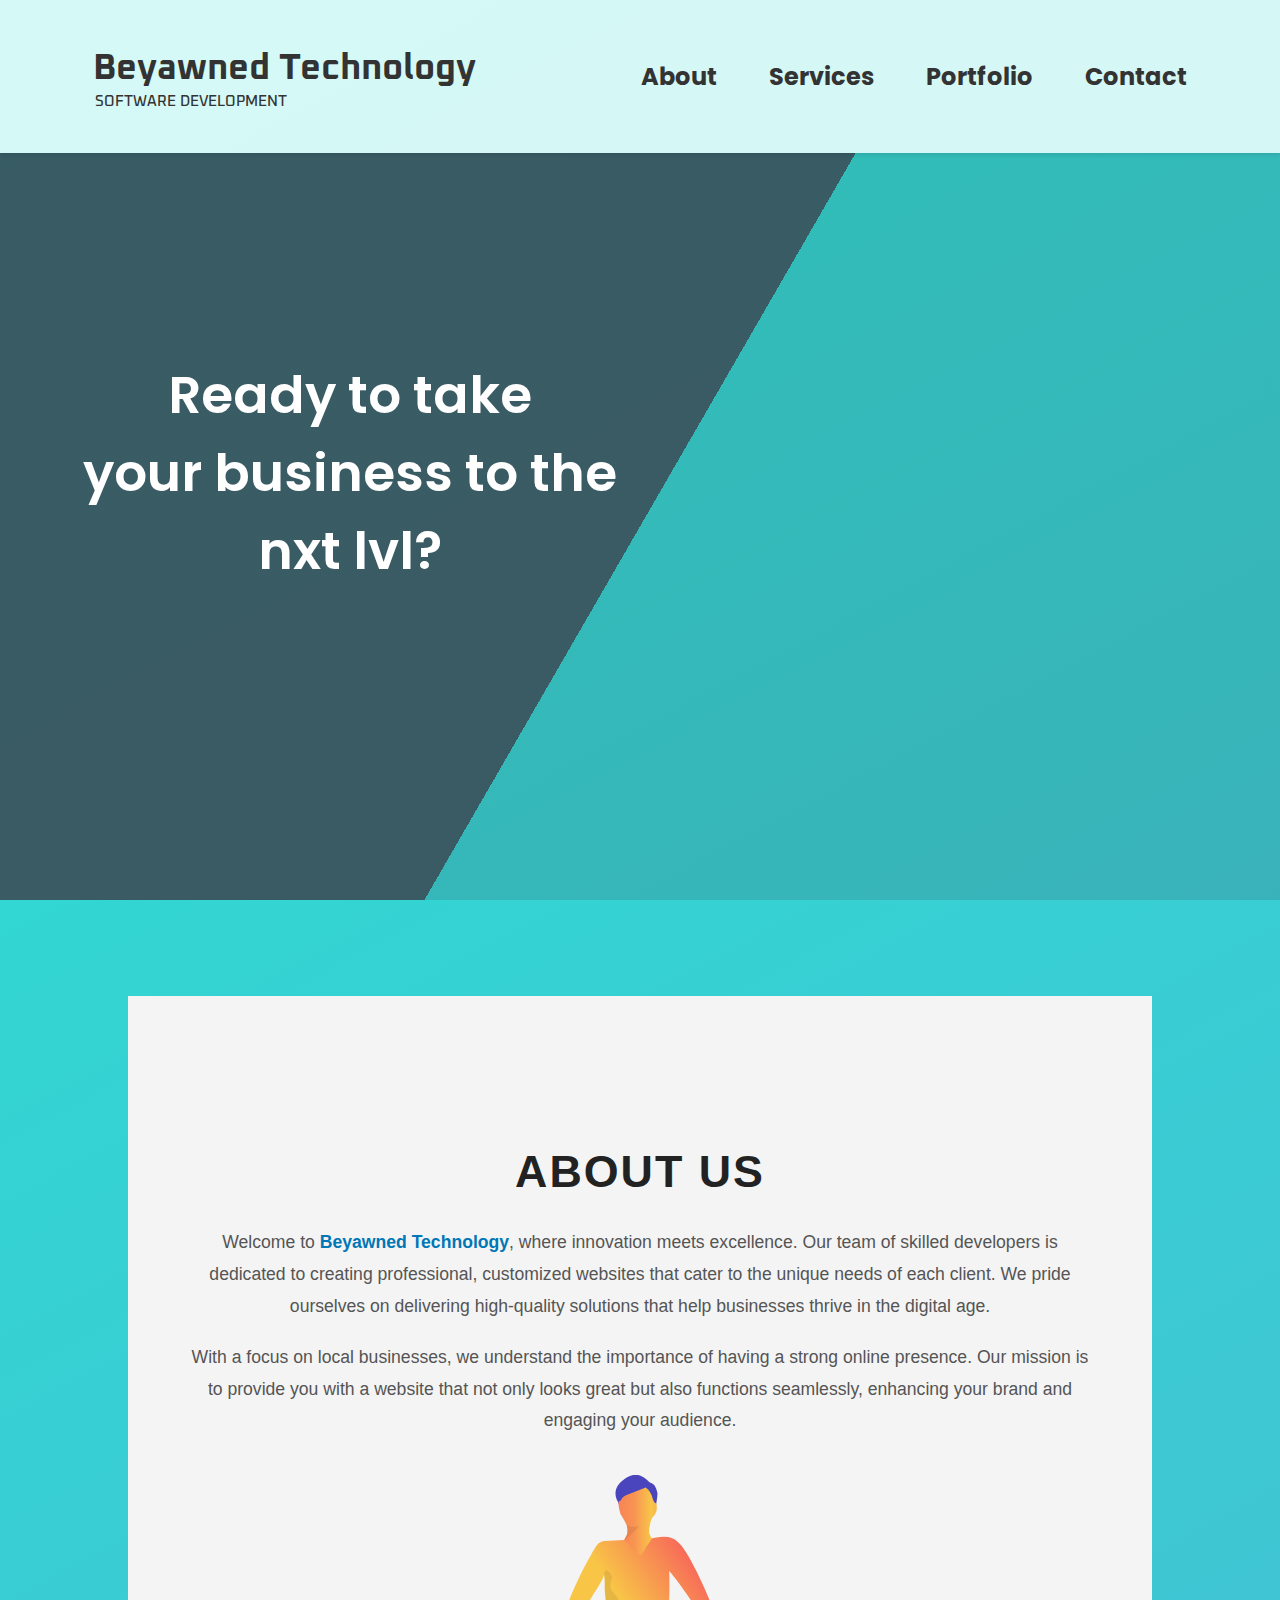
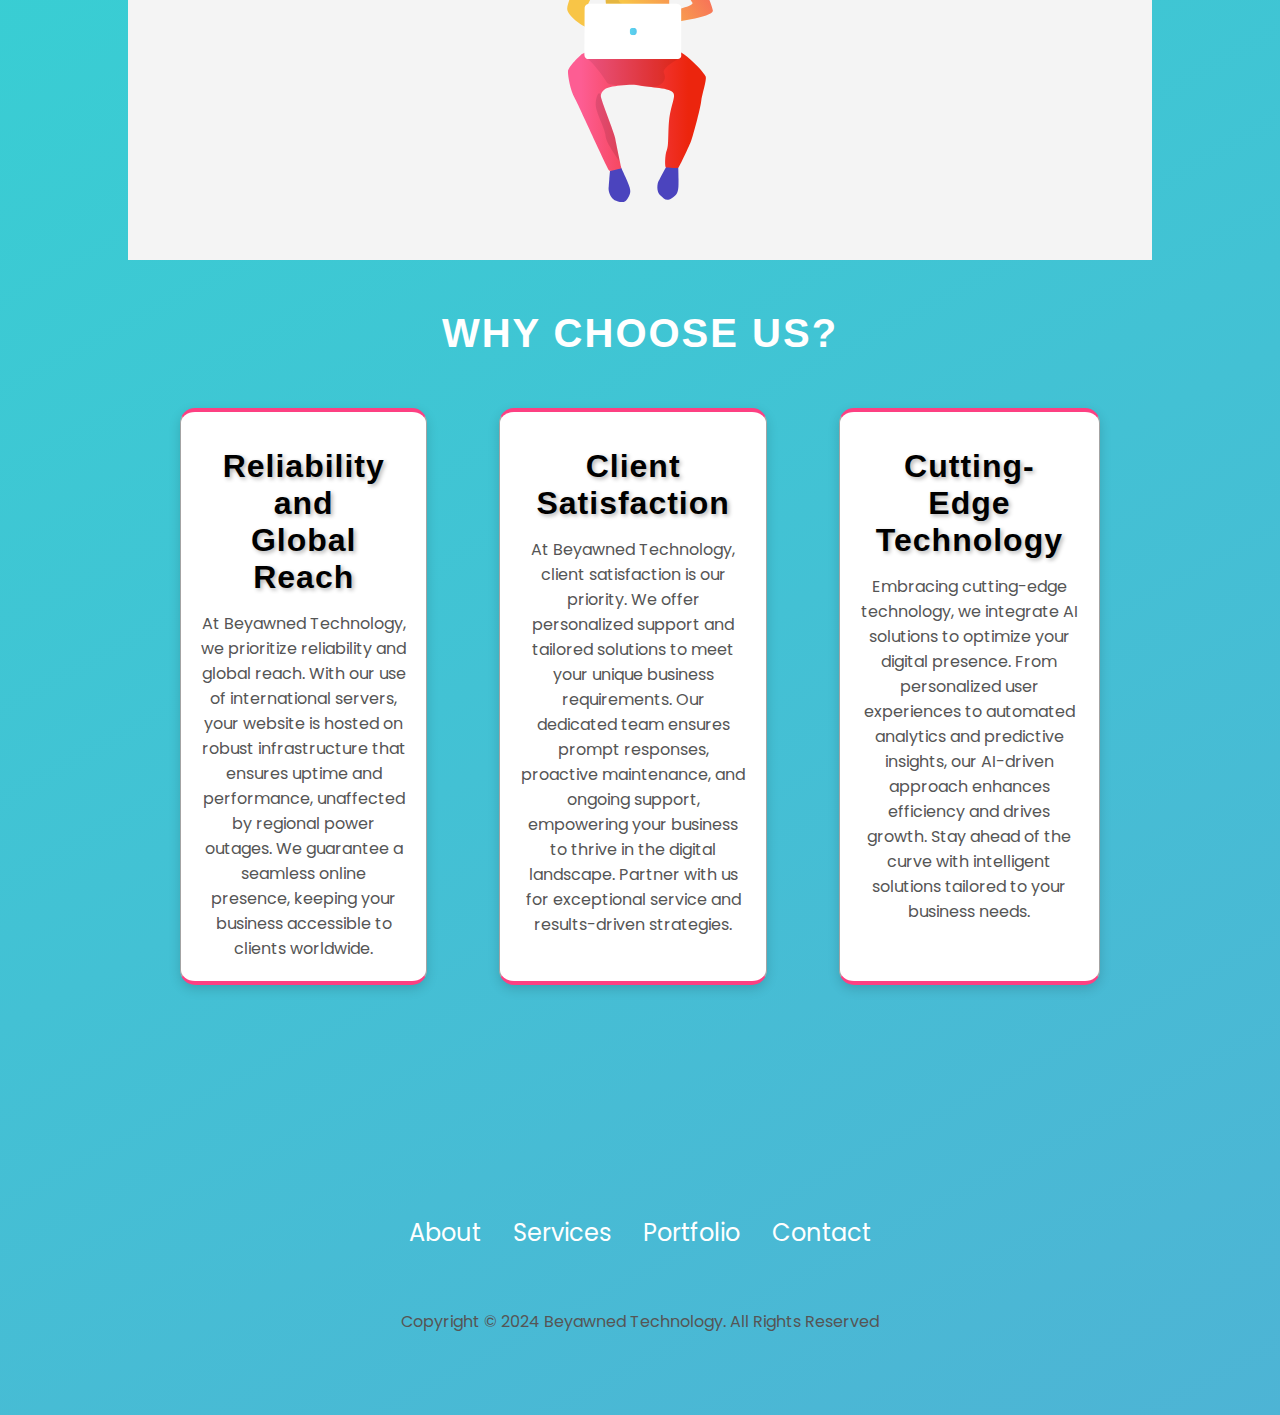
<file: index.html>
<!DOCTYPE html>
<html lang="en">
<head>
    <meta charset="UTF-8">
    <meta name="viewport" content="width=device-width, initial-scale=1.0">
    <title>Beyawned Technology</title>
    <link rel="stylesheet" href="style.css">
    <link rel="stylesheet" href="mediaqueries.css">
    <link rel="stylesheet" href="https://fonts.googleapis.com/css2?family=Oxanium:wght@400;500;700&display=swap">
    <style>
        .area{  
            width: 100%;
            height: 100%;
            z-index: -1;
        }

        .circles{
            position: absolute;
            top: 0;
            left: 0;
            width: 100%;
            height: 335vh;
            overflow: hidden;
            z-index: -1;
        }

        @keyframes animate {
            0%{
                transform: translateY(0) rotate(0deg);
                opacity: 1;
                border-radius: 0;
            }

            100%{
                transform: translateY(-2500px) rotate(720deg);
                opacity: 1;
                border-radius: 50%;
            }
        }
    </style>
</head>
<body>
    <nav id="desktop-nav">
        <div>
            <h1 class="logo" onclick="location.href='./index.html'">Beyawned Technology</h1>
            <p class="sub-logo">SOFTWARE DEVELOPMENT</p>
        </div>
        <div>
            <ul class="nav-links">
                <li><a href="index.html#about-us">About</a></li>
                <li><a href="services.html">Services</a></li>
                <li><a href="portfolio.html">Portfolio</a></li>
                <li><a href="contact.html">Contact</a></li>
            </ul>
        </div>
    </nav>
    <nav id="hamburger-nav">
        <div>
            <h1 class="logo" onclick="location.href='./index.html'">Beyawned Technology</h1>
            <p class="sub-logo">SOFTWARE DEVELOPMENT</p>
        </div>
        <div class="hamburger-menu">
            <div class="hamburger-icon" onclick="toggleMenu()">
                <span></span>
                <span></span>
                <span></span>
            </div>
            <div class="menu-links">
                <li><a href="index.html#about-us" onclick="toggleMenu()">About</a></li>
                <li><a href="services.html" onclick="toggleMenu()">Services</a></li>
                <li><a href="portfolio.html" onclick="toggleMenu()">Portfolio</a></li>
                <li><a href="contact.html" onclick="toggleMenu()">Contact</a></li>
            </div>
        </div>
    </nav>
    <div id="profile"> 
        <div id="homepage-left" class="section__text">
            <!-- <p class="section__text__p1">Hello, I'm</p> -->
            <p class="title_profile">Ready to take<br>your business to the <br>nxt lvl?</p>
            <p class="section__text__p2">Contact us for a free quote</p>
            <div class="btn-container">
                <button class="btn btn-color-2 btn-anmiation" onclick="location.href='./services.html'">Pricing</button>
                <button class="btn btn-color-2 btn-anmiation" onclick="location.href='./contact.html'">Contact</button>
            </div>
            
            
        </div>
        <div id="homepage-right-paragraph" class="homepage-right-paragraph">
            <p>We develop professional websites <br>
                that not only showcase your business but also drives results. 
                Our team of experienced developers and designers 
                are dedicated to creating customized solutions that meet your unique needs.
                <br> Whether you're a small business looking to establish an online presence
                 or a larger corporation seeking to enhance your digital footprint, 
                 we are here to help. With a focus on user experience and cutting-edge technology,
                 we ensure your website not only looks great but also performs exceptionally well. 
            </p>
            <p id="final-paragraph">Partner with us and take your online presence to the next level.</p>
        </div>
        <!-- Sliding Diagonals -->
        <div class="bg"></div>
        <div class="bg bg2"></div>
        <div class="bg bg3"></div>
    </div>
    <section class="about-us" id="about-us">
        <h2>About Us</h2>
        <p>Welcome to <span class="highlight">Beyawned Technology</span>, where innovation meets excellence. Our team of skilled developers is dedicated to creating professional, customized websites that cater to the unique needs of each client. We pride ourselves on delivering high-quality solutions that help businesses thrive in the digital age.</p>
        <p>With a focus on local businesses, we understand the importance of having a strong online presence. Our mission is to provide you with a website that not only looks great but also functions seamlessly, enhancing your brand and engaging your audience.</p>
        <img src="assets/man_working.svg" alt="About Us Image">
    </section>
    <section id="why-choose-us">
        <div class="whole_section">
            <div class="heading">
                <h1 class="title">Why choose us?</h1>
            </div>
            <div class="info-boxes about-containers">
                <div id="info-box1" class="details-container color-container">
                    <h2 class="experience-sub-title project-title">Reliability and Global Reach</h2>
                    <div class="btn-container">
                        <p>At Beyawned Technology, we prioritize reliability and global reach. With our use of international servers, your website is hosted on robust infrastructure that ensures uptime and performance, unaffected by regional power outages. We guarantee a seamless online presence, keeping your business accessible to clients worldwide.
                        </p>
                    </div>
                </div>
                <div id="info-box2" class="details-container color-container">
                    <h2 class="experience-sub-title project-title">Client Satisfaction</h2>
                    <div class="btn-container">
                        <p>At Beyawned Technology, client satisfaction is our priority. We offer personalized support and tailored solutions to meet your unique business requirements. Our dedicated team ensures prompt responses, proactive maintenance, and ongoing support, empowering your business to thrive in the digital landscape. Partner with us for exceptional service and results-driven strategies.
                        </p>
                    </div>
                </div>
                <div id="info-box3" class="details-container color-container">
                    <h2 class="experience-sub-title project-title">Cutting-Edge Technology</h2>
                    <div class="btn-container">
                       <p>Embracing cutting-edge technology, we integrate AI solutions to optimize your digital presence. From personalized user experiences to automated analytics and predictive insights, our AI-driven approach enhances efficiency and drives growth. Stay ahead of the curve with intelligent solutions tailored to your business needs.
                    </p>
                    </div>
                </div>
            </div>
        </div>
        
    </section>

    <div class="area">
        <ul class="circles">
            <li></li>
            <li></li>
            <li></li>
            <li></li>
            <li></li>
            <li></li>
            <li></li>
            <li></li>
            <li></li>
            <li></li>
        </ul>
    </div>

    <footer>
        <!-- Copying from animation.html page to all other pages -->
        <nav>
            <div class="nav-links-container">
                <ul class="nav-links">
                    <li><a href="index.html#about-us">About</a></li>
                    <li><a href="services.html">Services</a></li>
                    <li><a href="portfolio.html">Portfolio</a></li>
                    <li><a href="contact.html">Contact</a></li>
                </ul>
            </div>
        </nav>
        <p>Copyright &#169; 2024 Beyawned Technology. All Rights Reserved</p>
    </footer>

    <script src="script.js"></script>
</body>
</html>
</file>
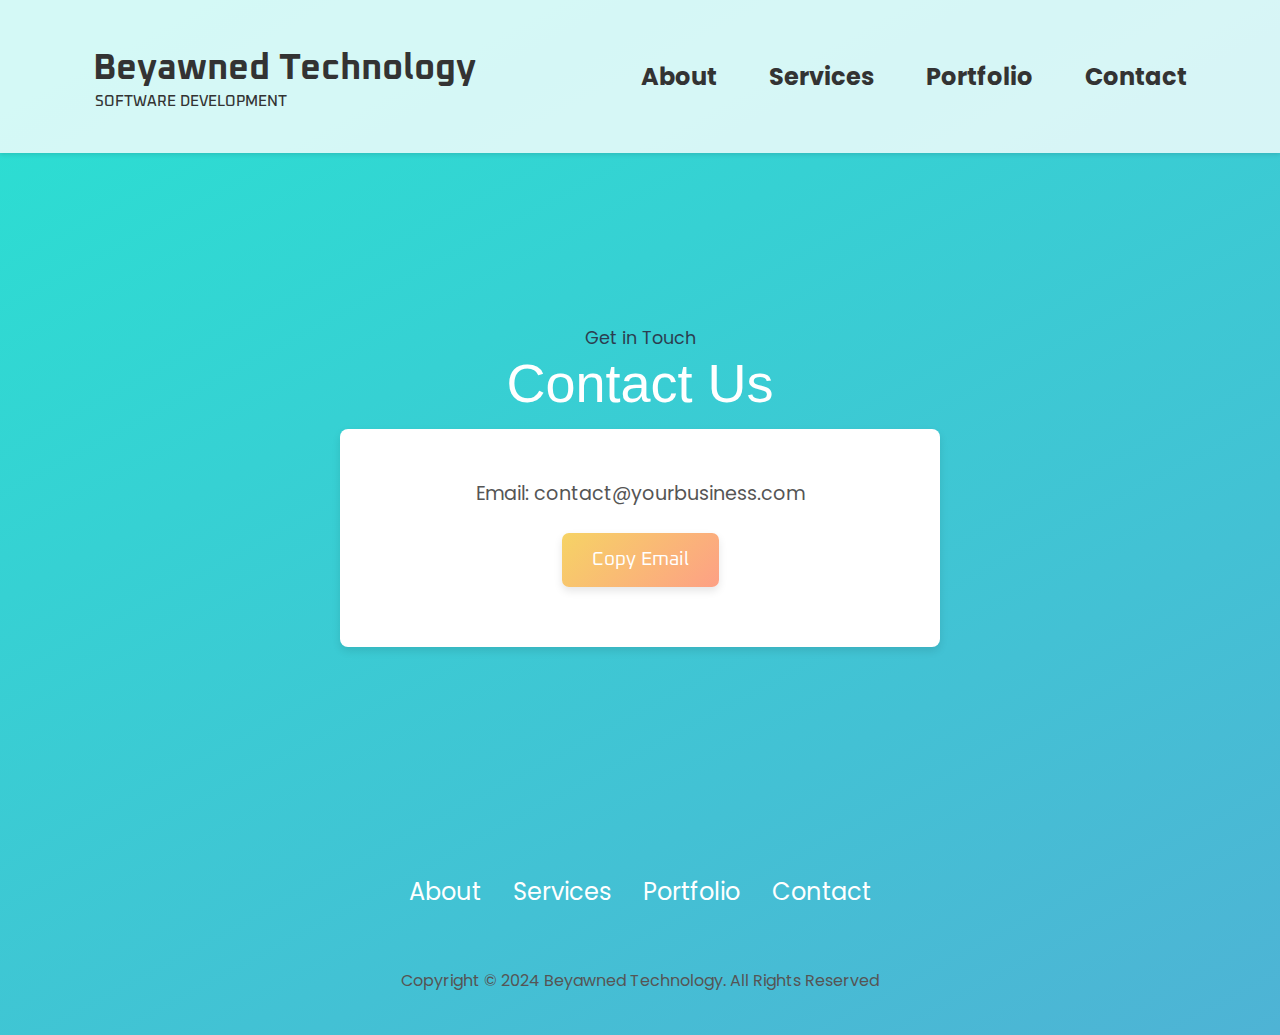
<file: contact.html>
<!DOCTYPE html>
<html lang="en">
<head>
    <meta charset="UTF-8">
    <meta name="viewport" content="width=device-width, initial-scale=1.0">
    <title>Contact Us | Beyawned Technology</title>
    <link rel="stylesheet" href="style.css">
    <link rel="stylesheet" href="mediaqueries.css">
    <link rel="stylesheet" href="https://fonts.googleapis.com/css2?family=Oxanium:wght@400;500;700&display=swap">
</head>
<body>
    <nav id="desktop-nav">
        <div>
            <h1 class="logo" onclick="location.href='./index.html'">Beyawned Technology</h1>
            <p class="sub-logo">SOFTWARE DEVELOPMENT</p>
        </div>
        <div>
            <ul class="nav-links">
                <li><a href="index.html#about-us">About</a></li>
                <li><a href="services.html">Services</a></li>
                <li><a href="portfolio.html">Portfolio</a></li>
                <li><a href="contact.html">Contact</a></li>
            </ul>
        </div>
    </nav>
    <nav id="hamburger-nav">
        <div>
            <h1 class="logo" onclick="location.href='./index.html'">Beyawned Technology</h1>
            <p class="sub-logo">SOFTWARE DEVELOPMENT</p>
        </div>
        <div class="hamburger-menu">
            <div class="hamburger-icon" onclick="toggleMenu()">
                <span></span>
                <span></span>
                <span></span>
            </div>
            <div class="menu-links">
                <li><a href="index.html#about-us" onclick="toggleMenu()">About</a></li>
                <li><a href="services.html" onclick="toggleMenu()">Services</a></li>
                <li><a href="portfolio.html" onclick="toggleMenu()">Portfolio</a></li>
                <li><a href="contact.html" onclick="toggleMenu()">Contact</a></li>
            </div>
        </div>
    </nav>
    <section id="contact">
        <p class="description">Get in Touch</p>
        <h1 class="title">Contact Us</h1>
        <div class="contact-container">
            <div class="contact-info">
                <div class="info-item">
                    <i class="fas fa-envelope"></i>
                    <p>Email: <span id="email">contact@yourbusiness.com</span></p>
                    <button onclick="copyToClipboard()" class="cta-button">Copy Email</button>
                </div>
            </div>
        </div>
    </section>
    <script>
        function copyToClipboard() {
            const emailText = document.getElementById('email').innerText;
            const tempInput = document.createElement('input');
            tempInput.value = emailText;
            document.body.appendChild(tempInput);
            tempInput.select();
            document.execCommand('copy');
            document.body.removeChild(tempInput);
            alert('Email address copied to clipboard!');
        }
    </script>
    <div id="contact-page-animation" class="area" >
        <ul class="circles">
            <li></li>
            <li></li>
            <li></li>
            <li></li>
            <li></li>
            <li></li>
            <li></li>
            <li></li>
            <li></li>
            <li></li>
        </ul>
    </div>
    <footer>
        <!-- Copying from animation.html page to all other pages -->
        <nav>
            <div class="nav-links-container">
                <ul class="nav-links">
                    <li><a href="index.html#about-us">About</a></li>
                    <li><a href="services.html">Services</a></li>
                    <li><a href="portfolio.html">Portfolio</a></li>
                    <li><a href="contact.html">Contact</a></li>
                </ul>
            </div>
        </nav>
        <p>Copyright &#169; 2024 Beyawned Technology. All Rights Reserved</p>
    </footer>
    <script src="script.js"></script>
</body>
</html>
</file>
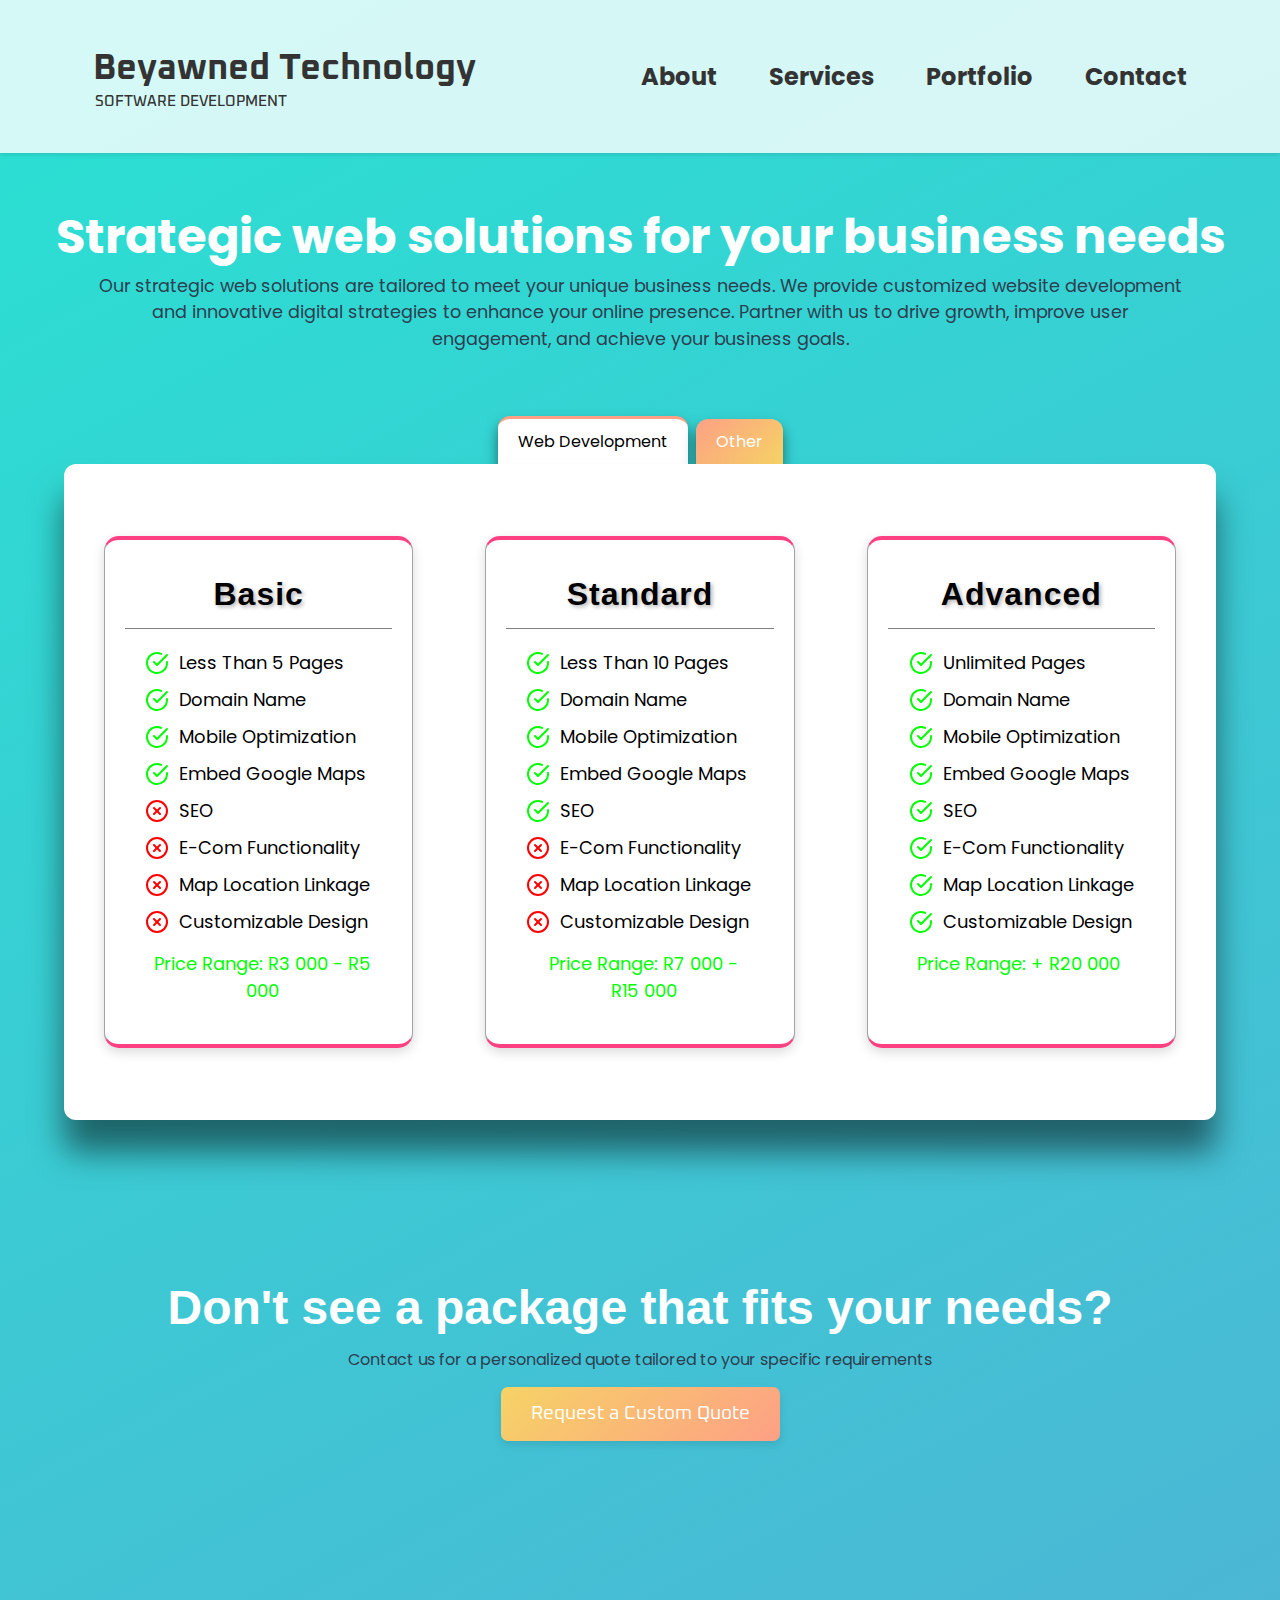
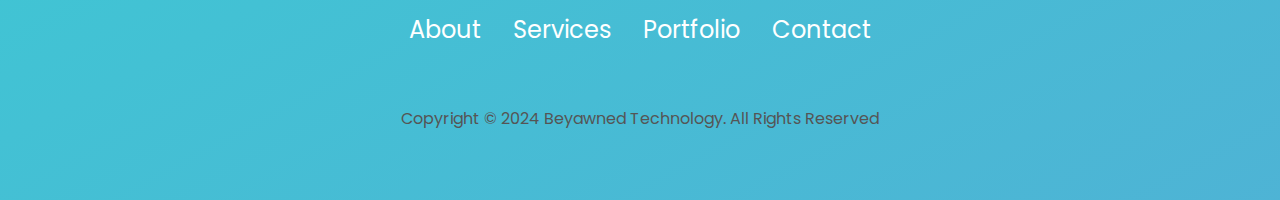
<file: experiment.html>
<!DOCTYPE html>
<html lang="en">
<head>
    <meta charset="UTF-8">
    <meta name="viewport" content="width=device-width, initial-scale=1.0">
    <title>Experiment Page</title>
    <link rel="stylesheet" href="style.css">
    <link rel="stylesheet" href="mediaqueries.css">
    <link rel="stylesheet" href="https://fonts.googleapis.com/css2?family=Oxanium:wght@400;500;700&display=swap">
</head>
<body>
    <nav id="desktop-nav">
        <div>
            <h1 class="logo" onclick="location.href='./index.html'">Beyawned Technology</h1>
            <p class="sub-logo">SOFTWARE DEVELOPMENT</p>
        </div>
        <div>
            <ul class="nav-links">
                <li><a href="index.html#about-us">About</a></li>
                <li><a href="services.html">Services</a></li>
                <li><a href="portfolio.html">Portfolio</a></li>
                <li><a href="contact.html">Contact</a></li>
            </ul>
        </div>
    </nav>
    <nav id="hamburger-nav">
        <div>
            <h1 class="logo" onclick="location.href='./index.html'">Beyawned Technology</h1>
            <p class="sub-logo">SOFTWARE DEVELOPMENT</p>
        </div>
        <div class="hamburger-menu">
            <div class="hamburger-icon" onclick="toggleMenu()">
                <span></span>
                <span></span>
                <span></span>
            </div>
            <div class="menu-links">
                <li><a href="index.html#about" onclick="toggleMenu()">About</a></li>
                <li><a href="services.html" onclick="toggleMenu()">Services</a></li>
                <li><a href="portfolio.html" onclick="toggleMenu()">Portfolio</a></li>
                <li><a href="contact.html" onclick="toggleMenu()">Contact</a></li>
            </div>
        </div>
    </nav>
    <div id="header">
        <h1 class="title">Strategic web solutions for your business needs</h1>
        <p class="description">Our strategic web solutions are tailored to meet your unique business needs. We provide customized website development and innovative digital strategies to enhance your online presence. Partner with us to drive growth, improve user engagement, and achieve your business goals.</p>
    </div>
    <div id="section-1">
        <div class="warpper">
            <input class="radio" id="one" name="group" type="radio" checked>
            <input class="radio" id="two" name="group" type="radio">
            <input class="radio" id="three" name="group" type="radio">

            <div class="tabs">
                <label class="tab" id="one-tab" for="one">Web Development</label>
                <label class="tab" id="two-tab" for="two">Other</label>
            </div>

            <div class="panels">
                <div class="panel" id="one-panel">
                  <div class="panel-title"></div>
                  <div class="info-boxes about-containers">
                    <div id="info-box1" class="details-container color-container">
                        <h2 class="experience-sub-title project-title">Basic</h2>
                        <hr style="height:1px;border-width:0;color:gray;background-color:gray">
                        <div class="btn-container">
                            <div class="services">
                                <div class="service-item">
                                    <img class="icon" src="assets/check-circle (2).svg" alt="Web Development Icon">
                                    <span class="service-text">Less Than 5 Pages</span>
                                </div>
                                <div class="service-item">
                                    <img class="icon" src="assets/check-circle (2).svg" alt="SEO Optimization Icon">
                                    <span class="service-text">Domain Name</span>
                                </div>
                                <div class="service-item">
                                    <img class="icon" src="assets/check-circle (2).svg" alt="Web Development Icon">
                                    <span class="service-text">Mobile Optimization</span>
                                </div>
                                <div class="service-item">
                                    <img class="icon" src="assets/check-circle (2).svg" alt="Web Development Icon">
                                    <span class="service-text">Embed Google Maps</span>
                                </div>
                                <div class="service-item">
                                    <img class="icon" src="assets/x-circle.svg" alt="Web Development Icon">
                                    <span class="service-text">SEO</span>
                                </div>
                                <div class="service-item">
                                    <img class="icon" src="assets/x-circle.svg" alt="Web Development Icon">
                                    <span class="service-text">E-Com Functionality</span>
                                </div>
                                <div class="service-item">
                                    <img class="icon" src="assets/x-circle.svg" alt="Web Development Icon">
                                    <span class="service-text">Map Location Linkage</span>
                                </div>
                                <div class="service-item">
                                    <img class="icon" src="assets/x-circle.svg" alt="Web Development Icon">
                                    <span class="service-text">Customizable Design</span>
                                </div>
                                <span class="price-range">Price Range: R3 000 - R5 000</span>
                                <!-- Add more services as needed -->
                                
                            </div>
                        </div>
                    </div>
                    <div id="info-box2" class="details-container color-container">
                        <h2 class="experience-sub-title project-title">Standard</h2>
                        <hr style="height:1px;border-width:0;color:gray;background-color:gray">
                        <div class="btn-container">
                            <div class="services">
                                <div class="service-item">
                                    <img class="icon" src="assets/check-circle (2).svg" alt="Web Development Icon">
                                    <span class="service-text">Less Than 10 Pages</span>
                                </div>
                                <div class="service-item">
                                    <img class="icon" src="assets/check-circle (2).svg" alt="SEO Optimization Icon">
                                    <span class="service-text">Domain Name</span>
                                </div>
                                <div class="service-item">
                                    <img class="icon" src="assets/check-circle (2).svg" alt="Web Development Icon">
                                    <span class="service-text">Mobile Optimization</span>
                                </div>
                                <div class="service-item">
                                    <img class="icon" src="assets/check-circle (2).svg" alt="Web Development Icon">
                                    <span class="service-text">Embed Google Maps</span>
                                </div>
                                <div class="service-item">
                                    <img class="icon" src="assets/check-circle (2).svg" alt="Web Development Icon">
                                    <span class="service-text">SEO</span>
                                </div>
                                <div class="service-item">
                                    <img class="icon" src="assets/x-circle.svg" alt="Web Development Icon">
                                    <span class="service-text">E-Com Functionality</span>
                                </div>
                                <div class="service-item">
                                    <img class="icon" src="assets/x-circle.svg" alt="Web Development Icon">
                                    <span class="service-text">Map Location Linkage</span>
                                </div>
                                <div class="service-item">
                                    <img class="icon" src="assets/x-circle.svg" alt="Web Development Icon">
                                    <span class="service-text">Customizable Design</span>
                                </div>
                                <span class="price-range">Price Range: R7 000 - R15 000</span>
                                <!-- Add more services as needed -->
                            </div>
                        </div>
                    </div>
                    <div id="info-box3" class="details-container color-container">
                        <h2 class="experience-sub-title project-title">Advanced</h2>
                        <hr style="height:1px;border-width:0;color:gray;background-color:gray">
                        <div class="btn-container">
                            <div class="services">
                                <div class="service-item">
                                    <img class="icon" src="assets/check-circle (2).svg" alt="Web Development Icon">
                                    <span class="service-text">Unlimited Pages</span>
                                </div>
                                <div class="service-item">
                                    <img class="icon" src="assets/check-circle (2).svg" alt="SEO Optimization Icon">
                                    <span class="service-text">Domain Name</span>
                                </div>
                                <div class="service-item">
                                    <img class="icon" src="assets/check-circle (2).svg" alt="Web Development Icon">
                                    <span class="service-text">Mobile Optimization</span>
                                </div>
                                <div class="service-item">
                                    <img class="icon" src="assets/check-circle (2).svg" alt="Web Development Icon">
                                    <span class="service-text">Embed Google Maps</span>
                                </div>
                                <div class="service-item">
                                    <img class="icon" src="assets/check-circle (2).svg" alt="Web Development Icon">
                                    <span class="service-text">SEO</span>
                                </div>
                                <div class="service-item">
                                    <img class="icon" src="assets/check-circle (2).svg" alt="Web Development Icon">
                                    <span class="service-text">E-Com Functionality</span>
                                </div>
                                <div class="service-item">
                                    <img class="icon" src="assets/check-circle (2).svg" alt="Web Development Icon">
                                    <span class="service-text">Map Location Linkage</span>
                                </div>
                                <div class="service-item">
                                    <img class="icon" src="assets/check-circle (2).svg" alt="Web Development Icon">
                                    <span class="service-text">Customizable Design</span>
                                </div>
                                <span class="price-range">Price Range: + R20 000</span>
                                <!-- Add more services as needed -->
                            </div>
                        </div>
                    </div>
                </div>
                </div>
                <div class="panel" id="two-panel">
                    <section class="other-services">
                        <h2 class="title">Other Services We Offer</h2>
                        <div class="services-container">
                            <div class="other-service-item">
                                <h3>E-commerce Development</h3>
                                <p>Build robust and scalable online stores with secure payment integrations and user-friendly interfaces.</p>
                            </div>
                            <div class="other-service-item">
                                <h3>SEO Optimization</h3>
                                <p>Improve your website's visibility on search engines with our comprehensive SEO strategies and techniques.</p>
                            </div>
                            <div class="other-service-item">
                                <h3>Content Management Systems (CMS)</h3>
                                <p>Manage your website's content effortlessly with customizable CMS solutions tailored to your needs.</p>
                            </div>
                            <div class="other-service-item">
                                <h3>Website Maintenance</h3>
                                <p>Ensure your website runs smoothly with regular updates, backups, and security checks.</p>
                            </div>
                            <div class="other-service-item">
                                <h3>Mobile App Development</h3>
                                <p>Create engaging and functional mobile apps to extend your business reach to mobile users.</p>
                            </div>
                        </div>
                    </section>
                </div>
            </div>
        </div>
    </div>
    <div id="section-2">
        <h1>Don't see a package that fits your needs?</h1>
        <p>Contact us for a personalized quote tailored to your specific requirements</p>
        <a href="contact.html" class="cta-button">Request a Custom Quote</a>
    </div>

    
    <div class="area" >
        <ul class="circles">
            <li></li>
            <li></li>
            <li></li>
            <li></li>
            <li></li>
            <li></li>
            <li></li>
            <li></li>
            <li></li>
            <li></li>
        </ul>
    </div >
    <footer>
        <!-- Copying from animation.html page to all other pages -->
        <nav>
            <div class="nav-links-container">
                <ul class="nav-links">
                    <li><a href="index.html#about">About</a></li>
                    <li><a href="services.html">Services</a></li>
                    <li><a href="portfolio.html">Portfolio</a></li>
                    <li><a href="contact.html">Contact</a></li>
                </ul>
            </div>
        </nav>
        <p>Copyright &#169; 2024 Beyawned Technology. All Rights Reserved</p>
    </footer>
     




    <script src="script.js"></script>
</body>
</html>
</file>
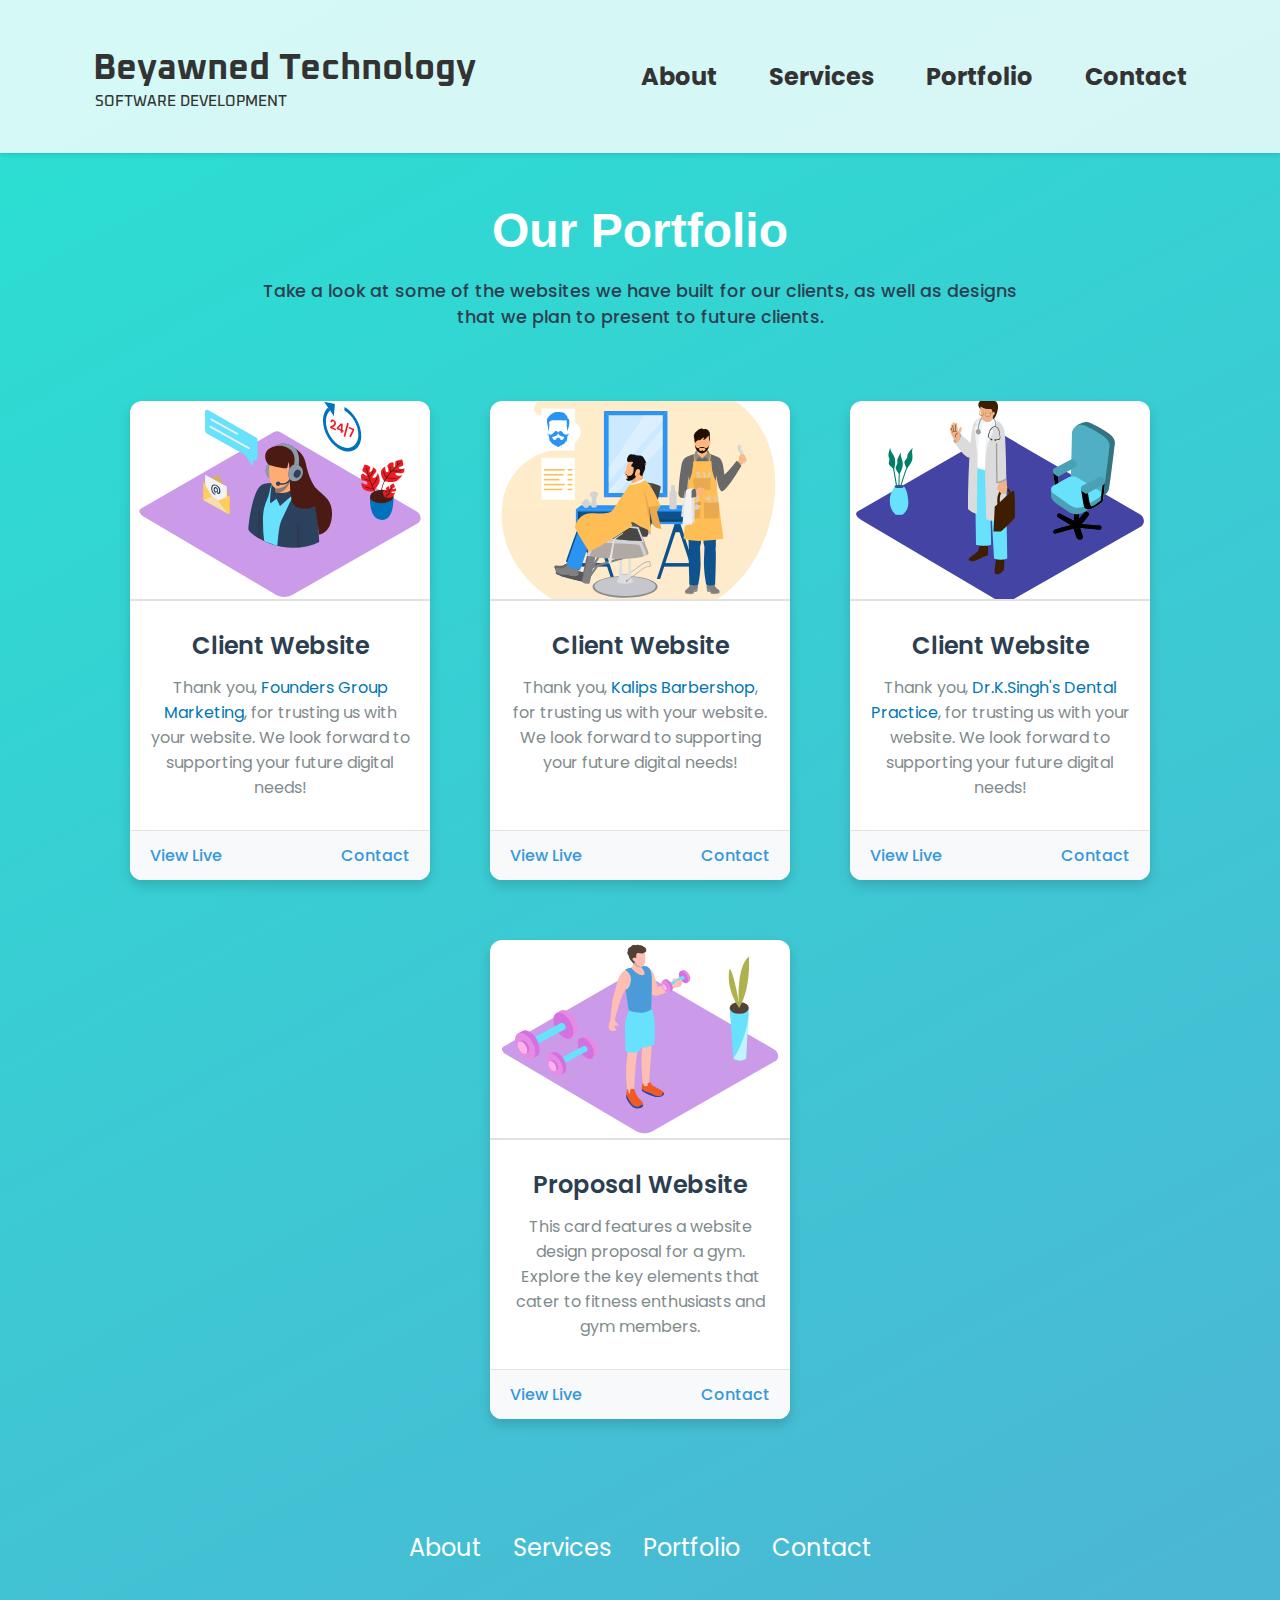
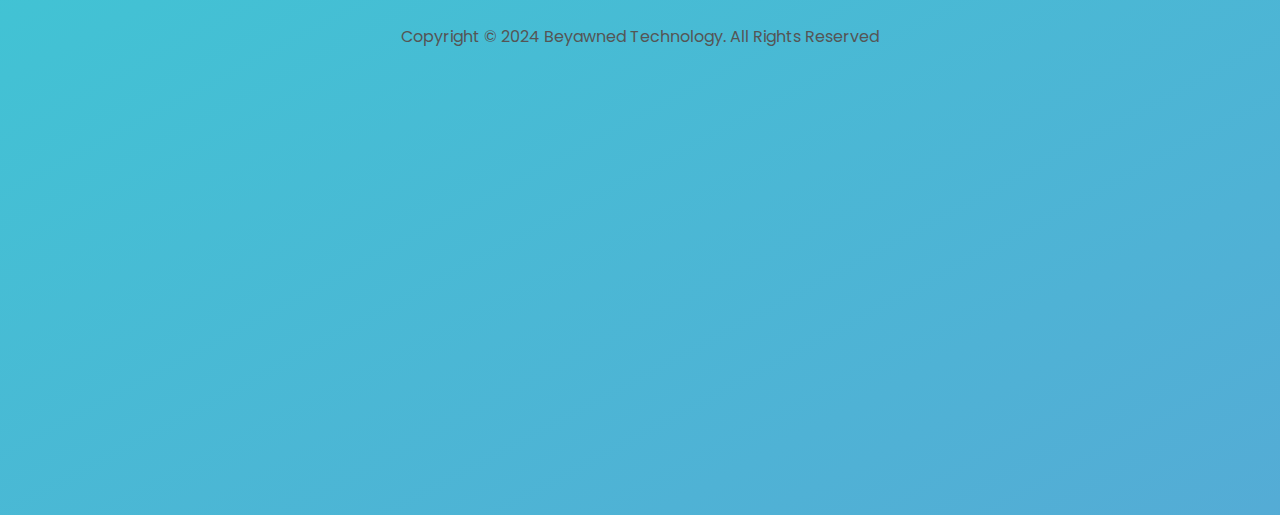
<file: portfolio.html>
<!DOCTYPE html>
<html lang="en">
<head>
    <meta charset="UTF-8">
    <meta name="viewport" content="width=device-width, initial-scale=1.0">
    <title>Portfolio | Beyawned Technology</title>
    <link rel="stylesheet" href="style.css">
    <link rel="stylesheet" href="mediaqueries.css">
    <link rel="stylesheet" href="https://fonts.googleapis.com/css2?family=Oxanium:wght@400;500;700&display=swap">
</head>
<body>
    <nav id="desktop-nav">
        <div>
            <h1 class="logo" onclick="location.href='./index.html'">Beyawned Technology</h1>
            <p class="sub-logo">SOFTWARE DEVELOPMENT</p>
        </div>
        <div>
            <ul class="nav-links">
                <li><a href="index.html#about-us">About</a></li>
                <li><a href="services.html">Services</a></li>
                <li><a href="portfolio.html">Portfolio</a></li>
                <li><a href="contact.html">Contact</a></li>
            </ul>
        </div>
    </nav>
    <nav id="hamburger-nav">
        <div>
            <h1 class="logo" onclick="location.href='./index.html'">Beyawned Technology</h1>
            <p class="sub-logo">SOFTWARE DEVELOPMENT</p>
        </div>
        <div class="hamburger-menu">
            <div class="hamburger-icon" onclick="toggleMenu()">
                <span></span>
                <span></span>
                <span></span>
            </div>
            <div class="menu-links">
                <li><a href="index.html#about-us" onclick="toggleMenu()">About</a></li>
                <li><a href="services.html" onclick="toggleMenu()">Services</a></li>
                <li><a href="portfolio.html" onclick="toggleMenu()">Portfolio</a></li>
                <li><a href="contact.html" onclick="toggleMenu()">Contact</a></li>
            </div>
        </div>
    </nav>
    <div class="portfolio-header">
        <h1 class="title">Our Portfolio</h1>
        <p class="description">Take a look at some of the websites we have built for our clients, as well as designs that we plan to present to future clients.</p>
    </div>
    <div class="card-container">
          <div class="card">
            <img src="assets/customer-service-1-5.svg" alt="Client Website">
            <div class="card-body">
              <h2 class="card-title">Client Website</h2>
              <p class="card-text">Thank you, <span class="highlight">Founders Group Marketing</span>, for trusting us with your website. We look forward to supporting your future digital needs!</p>
            </div>
            <div class="card-footer">
              <a href="#" target="_blank">View Live</a>
              <a href="#" target="_blank">Contact</a>
            </div>
          </div>
          <div class="card">
            <img src="assets/barber.svg" alt="Client Website">
            <div class="card-body">
                <h2 class="card-title">Client Website</h2>
                <p class="card-text">Thank you, <span class="highlight">Kalips Barbershop</span>, for trusting us with your website. We look forward to supporting your future digital needs!</p>
            </div>
            <div class="card-footer">
              <a href="#" target="_blank">View Live</a>
              <a href="#" target="_blank">Contact</a>
            </div>
          </div>
          <div class="card">
            <img src="assets/doctor-1-33.svg" alt="Dental-image">
            <!-- <img src="assets/Oral care.gif" alt="Client Website"> -->
            <!-- <a href="https://storyset.com/health">Health illustrations by Storyset</a> -->
            <div class="card-body">
                <h2 class="card-title">Client Website</h2>
                <p class="card-text">Thank you, <span class="highlight">Dr.K.Singh's Dental Practice</span>, for trusting us with your website. We look forward to supporting your future digital needs!</p>
            </div>
            <div class="card-footer">
              <a href="#" target="_blank">View Live</a>
              <a href="#" target="_blank">Contact</a>
            </div>
          </div>
          <div class="card">
            <img src="assets/fitness-15.svg" alt="Client Website">
            <div class="card-body">
              <h2 class="card-title">Proposal Website</h2>
              <p class="card-text">This card features a website design proposal for a gym. Explore the key elements that cater to fitness enthusiasts and gym members.</p>
            </div>
            <div class="card-footer">
              <a href="#" target="_blank">View Live</a>
              <a href="contact.html">Contact</a>
            </div>
          </div>
    </div>
    <div id="portfolio-page-animation" class="area" >
        <ul class="circles">
            <li></li>
            <li></li>
            <li></li>
            <li></li>
            <li></li>
            <li></li>
            <li></li>
            <li></li>
            <li></li>
            <li></li>
        </ul>
    </div>
    <footer>
        <!-- Copying from animation.html page to all other pages -->
        <nav>
            <div class="nav-links-container">
                <ul class="nav-links">
                    <li><a href="index.html#about-us">About</a></li>
                    <li><a href="services.html">Services</a></li>
                    <li><a href="portfolio.html">Portfolio</a></li>
                    <li><a href="contact.html">Contact</a></li>
                </ul>
            </div>
        </nav>
        <p>Copyright &#169; 2024 Beyawned Technology. All Rights Reserved</p>
    </footer>
    <script src="script.js"></script>
</body>
</html>
</file>
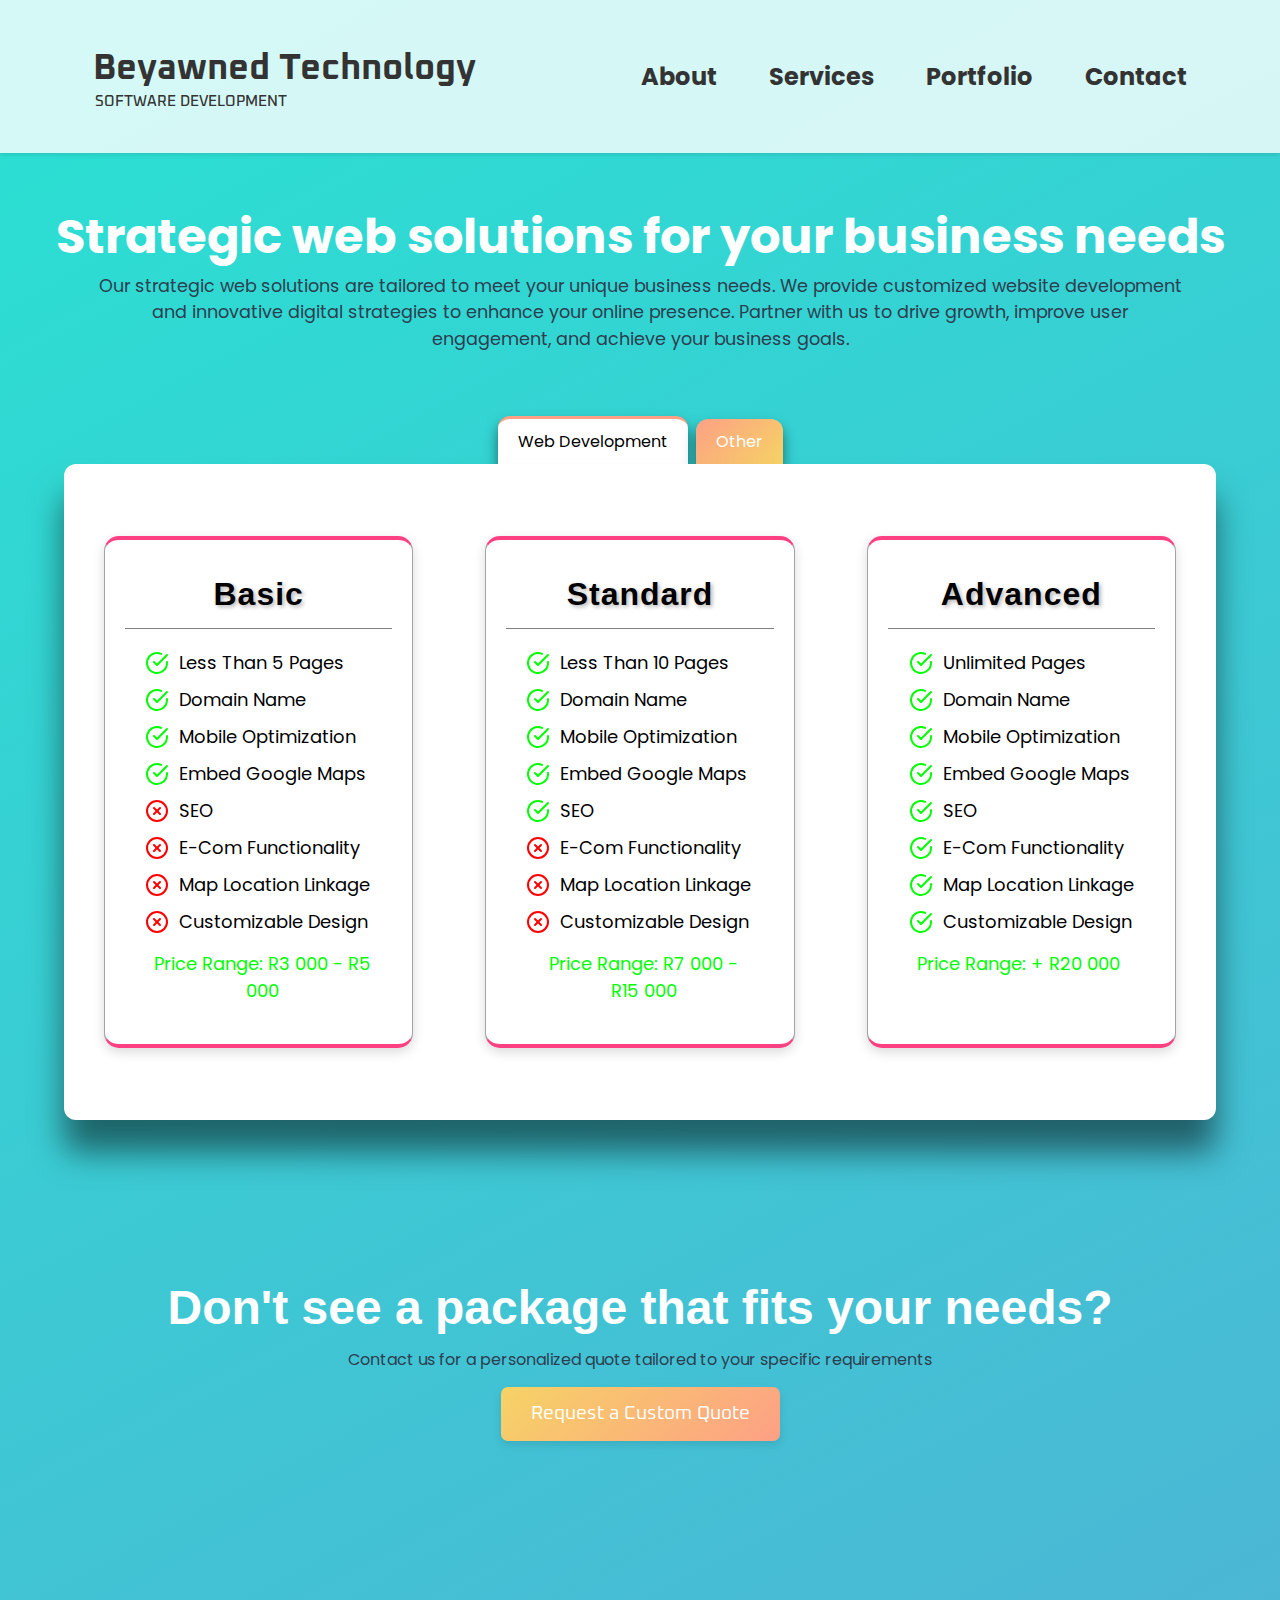
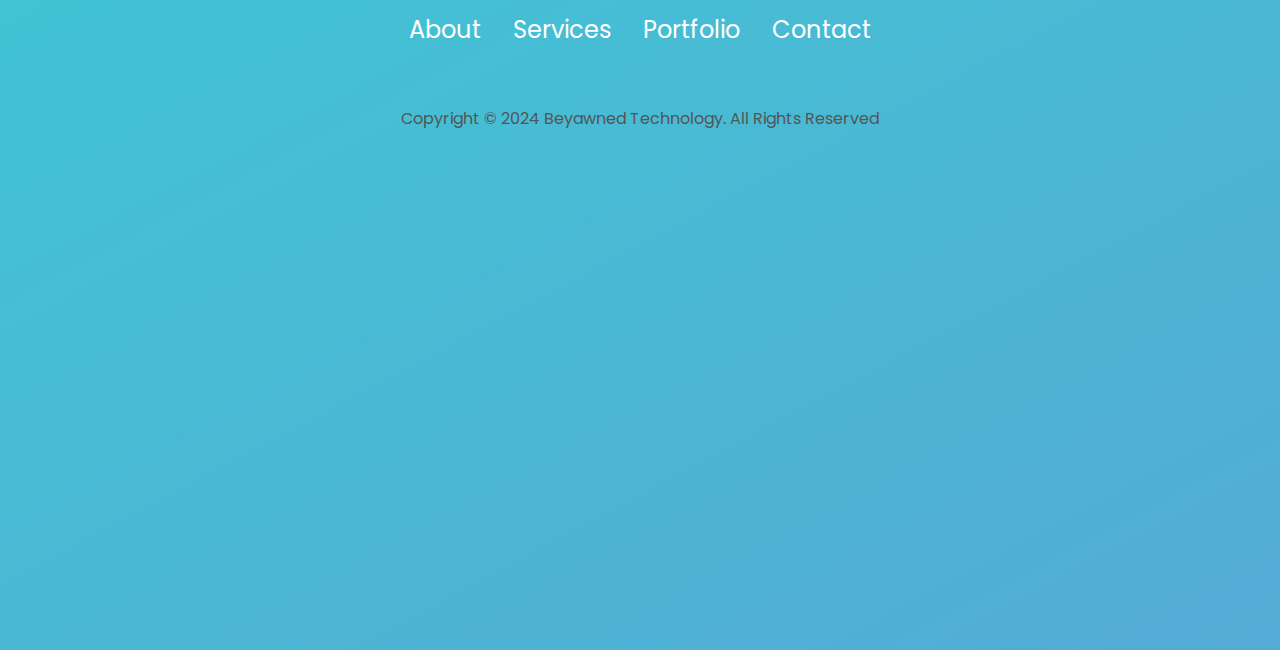
<file: services.html>
<!DOCTYPE html>
<html lang="en">
<head>
    <meta charset="UTF-8">
    <meta name="viewport" content="width=device-width, initial-scale=1.0">
    <title>Services We Provide | Beyawned Technology</title>
    <link rel="stylesheet" href="style.css">
    <link rel="stylesheet" href="mediaqueries.css">
    <link rel="stylesheet" href="https://fonts.googleapis.com/css2?family=Oxanium:wght@400;500;700&display=swap">

</head>
<body>
    <nav id="desktop-nav">
        <div>
            <h1 class="logo" onclick="location.href='./index.html'">Beyawned Technology</h1>
            <p class="sub-logo">SOFTWARE DEVELOPMENT</p>
        </div>
        <div>
            <ul class="nav-links">
                <li><a href="index.html#about-us">About</a></li>
                <li><a href="services.html">Services</a></li>
                <li><a href="portfolio.html">Portfolio</a></li>
                <li><a href="contact.html">Contact</a></li>
            </ul>
        </div>
    </nav>
    <nav id="hamburger-nav">
        <div>
            <h1 class="logo" onclick="location.href='./index.html'">Beyawned Technology</h1>
            <p class="sub-logo">SOFTWARE DEVELOPMENT</p>
        </div>
        <div class="hamburger-menu">
            <div class="hamburger-icon" onclick="toggleMenu()">
                <span></span>
                <span></span>
                <span></span>
            </div>
            <div class="menu-links">
                <li><a href="index.html#about-us" onclick="toggleMenu()">About</a></li>
                <li><a href="services.html" onclick="toggleMenu()">Services</a></li>
                <li><a href="portfolio.html" onclick="toggleMenu()">Portfolio</a></li>
                <li><a href="contact.html" onclick="toggleMenu()">Contact</a></li>
            </div>
        </div>
    </nav>
    <div id="header">
        <h1 class="title">Strategic web solutions for your business needs</h1>
        <p class="description">Our strategic web solutions are tailored to meet your unique business needs. We provide customized website development and innovative digital strategies to enhance your online presence. Partner with us to drive growth, improve user engagement, and achieve your business goals.</p>
    </div>
    <div id="section-1">
        <div class="warpper">
            <input class="radio" id="one" name="group" type="radio" checked>
            <input class="radio" id="two" name="group" type="radio">
            <input class="radio" id="three" name="group" type="radio">

            <div class="tabs">
                <label class="tab" id="one-tab" for="one">Web Development</label>
                <label class="tab" id="two-tab" for="two">Other</label>
            </div>

            <div class="panels">
                <div class="panel" id="one-panel">
                  <div class="panel-title"></div>
                  <div class="info-boxes about-containers">
                    <div id="info-box1" class="details-container color-container">
                        <h2 class="experience-sub-title project-title">Basic</h2>
                        <hr style="height:1px;border-width:0;color:gray;background-color:gray">
                        <div class="btn-container">
                            <div class="services">
                                <div class="service-item">
                                    <img class="icon" src="assets/check-circle (2).svg" alt="Web Development Icon">
                                    <span class="service-text">Less Than 5 Pages</span>
                                </div>
                                <div class="service-item">
                                    <img class="icon" src="assets/check-circle (2).svg" alt="SEO Optimization Icon">
                                    <span class="service-text">Domain Name</span>
                                </div>
                                <div class="service-item">
                                    <img class="icon" src="assets/check-circle (2).svg" alt="Web Development Icon">
                                    <span class="service-text">Mobile Optimization</span>
                                </div>
                                <div class="service-item">
                                    <img class="icon" src="assets/check-circle (2).svg" alt="Web Development Icon">
                                    <span class="service-text">Embed Google Maps</span>
                                </div>
                                <div class="service-item">
                                    <img class="icon" src="assets/x-circle.svg" alt="Web Development Icon">
                                    <span class="service-text">SEO</span>
                                </div>
                                <div class="service-item">
                                    <img class="icon" src="assets/x-circle.svg" alt="Web Development Icon">
                                    <span class="service-text">E-Com Functionality</span>
                                </div>
                                <div class="service-item">
                                    <img class="icon" src="assets/x-circle.svg" alt="Web Development Icon">
                                    <span class="service-text">Map Location Linkage</span>
                                </div>
                                <div class="service-item">
                                    <img class="icon" src="assets/x-circle.svg" alt="Web Development Icon">
                                    <span class="service-text">Customizable Design</span>
                                </div>
                                <span class="price-range">Price Range: R3 000 - R5 000</span>
                                <!-- Add more services as needed -->
                                
                            </div>
                        </div>
                    </div>
                    <div id="info-box2" class="details-container color-container">
                        <h2 class="experience-sub-title project-title">Standard</h2>
                        <hr style="height:1px;border-width:0;color:gray;background-color:gray">
                        <div class="btn-container">
                            <div class="services">
                                <div class="service-item">
                                    <img class="icon" src="assets/check-circle (2).svg" alt="Web Development Icon">
                                    <span class="service-text">Less Than 10 Pages</span>
                                </div>
                                <div class="service-item">
                                    <img class="icon" src="assets/check-circle (2).svg" alt="SEO Optimization Icon">
                                    <span class="service-text">Domain Name</span>
                                </div>
                                <div class="service-item">
                                    <img class="icon" src="assets/check-circle (2).svg" alt="Web Development Icon">
                                    <span class="service-text">Mobile Optimization</span>
                                </div>
                                <div class="service-item">
                                    <img class="icon" src="assets/check-circle (2).svg" alt="Web Development Icon">
                                    <span class="service-text">Embed Google Maps</span>
                                </div>
                                <div class="service-item">
                                    <img class="icon" src="assets/check-circle (2).svg" alt="Web Development Icon">
                                    <span class="service-text">SEO</span>
                                </div>
                                <div class="service-item">
                                    <img class="icon" src="assets/x-circle.svg" alt="Web Development Icon">
                                    <span class="service-text">E-Com Functionality</span>
                                </div>
                                <div class="service-item">
                                    <img class="icon" src="assets/x-circle.svg" alt="Web Development Icon">
                                    <span class="service-text">Map Location Linkage</span>
                                </div>
                                <div class="service-item">
                                    <img class="icon" src="assets/x-circle.svg" alt="Web Development Icon">
                                    <span class="service-text">Customizable Design</span>
                                </div>
                                <span class="price-range">Price Range: R7 000 - R15 000</span>
                                <!-- Add more services as needed -->
                            </div>
                        </div>
                    </div>
                    <div id="info-box3" class="details-container color-container">
                        <h2 class="experience-sub-title project-title">Advanced</h2>
                        <hr style="height:1px;border-width:0;color:gray;background-color:gray">
                        <div class="btn-container">
                            <div class="services">
                                <div class="service-item">
                                    <img class="icon" src="assets/check-circle (2).svg" alt="Web Development Icon">
                                    <span class="service-text">Unlimited Pages</span>
                                </div>
                                <div class="service-item">
                                    <img class="icon" src="assets/check-circle (2).svg" alt="SEO Optimization Icon">
                                    <span class="service-text">Domain Name</span>
                                </div>
                                <div class="service-item">
                                    <img class="icon" src="assets/check-circle (2).svg" alt="Web Development Icon">
                                    <span class="service-text">Mobile Optimization</span>
                                </div>
                                <div class="service-item">
                                    <img class="icon" src="assets/check-circle (2).svg" alt="Web Development Icon">
                                    <span class="service-text">Embed Google Maps</span>
                                </div>
                                <div class="service-item">
                                    <img class="icon" src="assets/check-circle (2).svg" alt="Web Development Icon">
                                    <span class="service-text">SEO</span>
                                </div>
                                <div class="service-item">
                                    <img class="icon" src="assets/check-circle (2).svg" alt="Web Development Icon">
                                    <span class="service-text">E-Com Functionality</span>
                                </div>
                                <div class="service-item">
                                    <img class="icon" src="assets/check-circle (2).svg" alt="Web Development Icon">
                                    <span class="service-text">Map Location Linkage</span>
                                </div>
                                <div class="service-item">
                                    <img class="icon" src="assets/check-circle (2).svg" alt="Web Development Icon">
                                    <span class="service-text">Customizable Design</span>
                                </div>
                                <span class="price-range">Price Range: + R20 000</span>
                                <!-- Add more services as needed -->
                            </div>
                        </div>
                    </div>
                </div>
                </div>
                <div class="panel" id="two-panel">
                    <section class="other-services">
                        <h2 class="title">Other Services We Offer</h2>
                        <div class="services-container">
                            <div class="other-service-item">
                                <h3>E-commerce Development</h3>
                                <p>Build robust and scalable online stores with secure payment integrations and user-friendly interfaces.</p>
                            </div>
                            <div class="other-service-item">
                                <h3>SEO Optimization</h3>
                                <p>Improve your website's visibility on search engines with our comprehensive SEO strategies and techniques.</p>
                            </div>
                            <div class="other-service-item">
                                <h3>Content Management Systems (CMS)</h3>
                                <p>Manage your website's content effortlessly with customizable CMS solutions tailored to your needs.</p>
                            </div>
                            <div class="other-service-item">
                                <h3>Website Maintenance</h3>
                                <p>Ensure your website runs smoothly with regular updates, backups, and security checks.</p>
                            </div>
                            <div class="other-service-item">
                                <h3>Custom Email Addresses</h3>
                                <p>Enhance your brand's professionalism with a custom email address that matches your domain name.</p>
                            </div>
                        </div>
                    </section>
                </div>
            </div>
        </div>
    </div>
    <div id="section-2">
        <h1>Don't see a package that fits your needs?</h1>
        <p>Contact us for a personalized quote tailored to your specific requirements</p>
        <a href="contact.html" class="cta-button">Request a Custom Quote</a>
    </div>
    <div id="service-page-animation" class="area" >
        <ul class="circles">
            <li></li>
            <li></li>
            <li></li>
            <li></li>
            <li></li>
            <li></li>
            <li></li>
            <li></li>
            <li></li>
            <li></li>
        </ul>
    </div >
    <footer>
        <!-- Copying from animation.html page to all other pages -->
        <nav>
            <div class="nav-links-container">
                <ul class="nav-links">
                    <li><a href="index.html#about-us">About</a></li>
                    <li><a href="services.html">Services</a></li>
                    <li><a href="portfolio.html">Portfolio</a></li>
                    <li><a href="contact.html">Contact</a></li>
                </ul>
            </div>
        </nav>
        <p>Copyright &#169; 2024 Beyawned Technology. All Rights Reserved</p>
    </footer>
    <script src="script.js"></script>
</body>
</html>
</file>
<file: style.css>
/* GENERAL */

@import url('https://fonts.googleapis.com/css2?family=Poppins:ital,wght@0,100;0,200;0,300;0,400;0,500;0,600;0,700;0,800;0,900;1,100;1,200;1,300;1,400;1,500;1,600;1,700;1,800;1,900&display=swap');

* {
    margin: 0;
    padding: 0;
}

body {
    font-family: "Poppins", sans-serif;
}

body {
    background: linear-gradient(332deg, #b633dd, #29e1d2);
    background-size: 400% 400%;

    -webkit-animation: AnimationName 30s ease infinite;
    -moz-animation: AnimationName 30s ease infinite;
    animation: AnimationName 30s ease infinite;
}

@-webkit-keyframes AnimationName {
    0%{background-position:11% 0%}
    50%{background-position:90% 100%}
    100%{background-position:11% 0%}
}
@-moz-keyframes AnimationName {
    0%{background-position:11% 0%}
    50%{background-position:90% 100%}
    100%{background-position:11% 0%}
}
@keyframes AnimationName {
    0%{background-position:11% 0%}
    50%{background-position:90% 50%}
    100%{background-position:11% 0%}
}

html {
    scroll-behavior: smooth;
}

p {
    color: rgb(85, 85, 85);
}

/* TRANSITION */

a, 
.btn {
    transition: all 300ms ease;
}

/* DESKTOP NAV */

nav, .nav-links {
    display: flex;
}

nav {
    justify-content: space-around;
    align-items: center;
    height: 17vh;
}

.nav-links {
    gap: 2rem;
    list-style: none;
    font-size: 1.5rem;
}

a {
    color: white;
    text-decoration: none;
    text-decoration-color: white;
}

a:hover {
    color: orange;
    text-decoration: underline;
    text-underline-offset: 1rem;
    text-decoration-color: rgb(181, 181, 181);
}


/* Import the Oxanium font at the top of your CSS file */

.logo {
    font-family: 'Oxanium', sans-serif;
    font-size: 36px;
    color: #333;
    top: 10px;
    left: 150px;
    padding-top: 5px;
}

.sub-logo {
    font-family: 'Oxanium', sans-serif;
    font-size: 15px;
    color: #333;
    font-weight: 500;
    padding-left: 2px;   
}

.logo:hover {
    cursor: pointer;
}

/* HAMBURGER MENU */

#hamburger-nav {
    display: none;
    background-color: rgba(255, 255, 255, 0.8); /* Semi-transparent white background */
    box-shadow: 0 2px 4px rgba(0, 0, 0, 0.1); /* Subtle box shadow */
    padding: 10px 20px;
}

.hamburger-menu {
    position: relative;
    display: inline-block;
}

.hamburger-icon {
    display: flex;
    flex-direction: column;
    justify-content: space-between;
    height: 20px;
    width: 30px;
    cursor: pointer;
}

.hamburger-icon span {
    width: 100%;
    height: 2px;
    background-color: black;
    transition: all 0.3 ease-in-out;
}

.menu-links {
    position: absolute;
    top: 200%;
    right: 0%;
    background-color: white;
    width: max-content;
    max-height: 0;
    overflow: hidden;
    transition: all 0.3 ease-in-out;
    z-index: 1;
      
}

.menu-links a {
    display: block;
    padding: 10px;
    text-align: center;
    font-size: 1.5rem;
    color: black;
    text-decoration: none;
    transition: all 0.3 ease-in-out;
}

.menu-links li {
    list-style: none;
}

.menu-links.open {
    max-height: 300px;
}

.hamburger-icon.open span:first-child {
    transform: rotate(90deg) translateX(9px) translateY(-10px);
}
.hamburger-icon.open span:nth-child(2) {
    transform: rotate(90deg) translateX(0px) translateY(0px);
}
.hamburger-icon.open span:last-child {
    transform: rotate(90deg) translateX(-9px) translateY(10px);
}

.hamburger-icon span:first-child {
    transform: none;
}
.hamburger-icon span:first-child {
    opacity: 1;
}
.hamburger-icon span:first-child {
    transform: none;
}

/* SECTIONS */

section {
    padding-top: 4vh;
    height: 96vh;
    margin: 0 10rem;
    box-sizing: border-box;
    min-height: fit-content;
}

.section-container {
    display: flex;
}

/* PROFILE SECTION */

#profile {
    display: flex;
    justify-content: center;
    gap: 5rem;
    height: 80vh;
}

.title_profile {
    color: white;
    font-size: 52px;
}

.section__pic-container {
    display: flex;
    height: 400px;
    width: 400px;
    margin: auto 0;
}

.section__text {
    align-self: center;
    text-align: center;
}

.section__text p {
    font-weight: 600;

}

.section__text__p1 {
    text-align: center;
}
.section__text__p2 {
    font-size: 1.75rem;
    margin-bottom: 1rem;
}

.title {
    font-size: 3rem;
    text-align: center;
}

#social-container {
    display: flex;
    justify-content: center;
    margin-top: 1rem;
    gap: 1rem;
}

/* ICONS */

.icon {
    cursor: pointer;
    height: 2rem;
}

/* BUTTONS */


.btn-container {
    display: flex;
    justify-content: center;
    gap: 1rem;
}

.btn {
    font-weight: 600;
    transition: all 300ms ease;
    padding: 1rem;
    width: 8rem;
    border-radius: 2rem;
}

.btn-color-1, .btn-color-2 {
    font-size: 16px;
    color: white;
    border: rgb(255, 255, 255) 0.145rem solid;
}

.btn-color-1:hover, .btn-color-2:hover {
    cursor: pointer;
}

.btn-color-1, .btn-color-2:hover {
    background: rgb(53, 53, 53);
    color: white;
}

.btn-color-1:hover {
    background: rgb(0, 0, 0);
}

.btn-color-2 {
    background: none;
}

.btn-color-2:hover {
    border: rgb(255, 255, 255) 0.145rem solid;
}

.btn-container {
    gap: 1rem;
}

/* ABOUT SECTION */

#about {
    position: relative;
}

.about-containers {
    gap: 2rem;
    margin-bottom: 2rem;
    margin-top: 2rem;
}

.about-details-container {
    justify-content: center;
    flex-direction: column;
}

.about-containers, .about-details-container {
    display: flex;
}

.about-pic {
    border-radius: 2rem;
}

.arrow {
    position: absolute;
    right: -5rem;
    bottom: 2.5rem;
}

.details-container {
    padding: 1.5rem;
    flex: 1;
    background: white;
    border-radius: 2rem;
    border: rgb(53, 53, 53) 0.1rem solid;
    border-color: rgb(163, 163, 163);
    text-align: center;
}

.section-container {
    gap: 4rem;
    height: 80%;
}

.section__pic-container {
    height: 400px;
    width: 400px;
    margin: auto 0;
    
}

/* EXPERIENCE SECTION */

#experience {
    position: relative;
}

.experience-sub-title {
    color: rgb(85, 85, 85);
    font-weight: 600;
    font-size: 1.75rem;
    margin-bottom: 2rem;
}

.experience-details-containers {
    display: flex;
    justify-content: center;
    flex-direction: column;
}

.article-container {
    display: flex;
    text-align: initial;
    flex-wrap: wrap;
    flex-direction: row;
    gap: 2rem;
    justify-content: space-around;
}

article {
    display: flex;
    width: 10rem;
    justify-content: space-around;
    gap: 0.5rem;
}

article .icon {
    cursor: default;
}

/* PROJECTS SECTION */

#projects {
    position: relative;
}

.color-container {
    border-color: rgb(163, 163, 163);
    background: rgb(255, 255, 255);
}

.project-img {
    border-radius: 2rem;
    width: 90%;
    height: 90%;
}

.project-title {
    margin: 1rem;
    color: black;
}

.project-btn {
    color: black;
    border-color: rgb(163, 163, 163);
}

/* CONTACT SECTION */

#contact {
    display: flex;
    justify-content: center;
    flex-direction: column;
    height: 70vh;
}

.contact-info-upper-container {
    display: flex;
    justify-content: center;
    border-radius: 2rem;
    border: rgb(53, 53, 53) 0.1rem solid;
    border-color: rgb(163, 163, 163);
    background: rgb(250, 250, 250);
    margin: 2rem auto;
    padding: 0.5rem;
}

.contact-info-container {
    display: flex;
    align-items: center;
    justify-content: center;
    gap: 0.5rem;
    margin: 1rem;
}

.contact-info-container p {
    font-size: larger;
}

.contact-icon {
    cursor: default;
}

.email-icon {
    height: 2.5rem;
}

/* FOOTER SECTION */

footer {
    height: 18vh;
    padding-top: 2rem;
    padding-bottom: 2rem;
    margin: 0 1rem;
}

footer p {
    text-align: center;
}

/* Tabs */

  
  h2 {
    color: #000;
    text-align: center;
    font-size: 2em;
    margin: 20px 0;
  }
  
  .warpper {
    display: flex;
    flex-direction: column;
    align-items: center;
  }
  
  .tab {
    cursor: pointer;
    padding: 10px 20px;
    margin: 0px 2px;
    background: linear-gradient(135deg, #fda085, #f6d365);
    display: inline-block;
    color: #fff;
    border-radius: 12px 12px 0px 0px;
    box-shadow: 0 0.5rem 0.8rem #00000080;
  }
  
  .panels {
    background: #ffffff;
    box-shadow: 0 2rem 2rem #00000080;
    min-height: 200px;
    width: 100%;
    max-width: 90vw;
    border-radius: 12px;
    overflow: hidden;
    padding: 20px;
  }
  
  .panel {
    display: none;
    animation: fadein 0.8s;
  }
  
  @keyframes fadein {
    from {
      opacity: 0;
    }
    to {
      opacity: 1;
    }
  }
  
  .panel-title {
    font-size: 1.5em;
    font-weight: bold;
  }
  
  .radio {
    display: none;
  }
  
  #one:checked ~ .panels #one-panel,
  #two:checked ~ .panels #two-panel,
  #three:checked ~ .panels #three-panel {
    display: block;
  }
  
  #one:checked ~ .tabs #one-tab,
  #two:checked ~ .tabs #two-tab,
  #three:checked ~ .tabs #three-tab {
    background: #fff;
    color: #000;
    border-top: 3px solid #fda085;
  }

  /* Experiment */
/* services we offer list in boxes*/

.services {
    display: flex;
    flex-direction: column;
    align-items: flex-start;
    margin: 20px;
}

.service-item {
    display: flex;
    align-items: center;
    margin-bottom: 10px;
}

.icon {
    width: 24px;
    height: 24px;
    margin-right: 10px;
}

.service-text {
    font-size: 18px;
}

.price-range {
    font-size: 18px;
    text-align: center;
    padding-left: 0.5rem;
    margin-top: 5px; /* Add margin to separate from the service text */
    color: rgb(0, 255, 0);
}

#header {
    margin-top: 3rem;
    margin-bottom: 4rem;
}

#header h1 {
    color: white;
}

#header p {
    padding-left: 6rem;
    padding-right: 6rem;
    text-align: center;
}

#section-2 {
    text-align: center;
    margin-top: 10rem;
    margin-bottom: 5rem;
}

#section-2 h1 {
    color: white;
    font-size: 3rem;
    font-family: sans-serif;
    padding-bottom: 0.75rem;
}

/* background animation */

@import url('https://fonts.googleapis.com/css?family=Exo:400,700');

*{
    margin: 0px;
    padding: 0px;
}

.area{  
    width: 100%;
    height: 100%;
    z-index: -1;
}

.circles{
    position: absolute;
    top: 0;
    left: 0;
    width: 100%;
    height: 200vh; 
    /* Height was the last thing I changed */
    overflow: hidden;
    z-index: -1;
}

#service-page-animation .circles {
    position: absolute;
    top: 0;
    left: 0;
    width: 100%;
    height: 250vh; 
    /* Height was the last thing I changed */
    overflow: hidden;
    z-index: -1;
}

#portfolio-page-animation .circles {
    position: absolute;
    top: 0;
    left: 0;
    width: 100%;
    height: 235vh; 
    /* Height was the last thing I changed */
    overflow: hidden;
    z-index: -1;
}

#contact-page-animation .circles {
    position: absolute;
    top: 0;
    left: 0;
    width: 100%;
    height: 115vh; 
    /* Height was the last thing I changed */
    overflow: hidden;
    z-index: -1;
}

.circles li{
    position: absolute;
    display: block;
    list-style: none;
    width: 20px;
    height: 20px;
    background: rgba(255, 255, 255, 0.2);
    animation: animate 25s linear infinite;
    bottom: -150px;
}

.circles li:nth-child(1){
    left: 25%;
    width: 80px;
    height: 80px;
    animation-delay: 0s;
    animation-duration: 17s;
}

.circles li:nth-child(2){
    left: 10%;
    width: 20px;
    height: 20px;
    animation-delay: 2s;
    animation-duration: 22s;
}

.circles li:nth-child(3){
    left: 70%;
    width: 20px;
    height: 20px;
    animation-delay: 14s;
    animation-duration: 19s;
}

.circles li:nth-child(4){
    left: 40%;
    width: 60px;
    height: 60px;
    animation-delay: 0s;
    animation-duration: 18s;
}

.circles li:nth-child(5){
    left: 65%;
    width: 20px;
    height: 20px;
    animation-delay: 0s;
    animation-duration: 15s;
}

.circles li:nth-child(6){
    left: 75%;
    width: 110px;
    height: 110px;
    animation-delay: 23s;
}

.circles li:nth-child(7){
    left: 35%;
    width: 150px;
    height: 150px;
    animation-delay: 17s;
}

.circles li:nth-child(8){
    left: 50%;
    width: 25px;
    height: 25px;
    animation-delay: 15s;
    animation-duration: 45s;
}

.circles li:nth-child(9){
    left: 20%;
    width: 15px;
    height: 15px;
    animation-delay: 2s;
    animation-duration: 35s;
}

.circles li:nth-child(10){
    left: 85%;
    width: 150px;
    height: 150px;
    animation-delay: 0s;
    animation-duration: 26s;
}


@keyframes animate {

    0%{
        transform: translateY(0) rotate(0deg);
        opacity: 1;
        border-radius: 0;
    }

    100%{
        transform: translateY(-2000px) rotate(720deg);
        opacity: 1;
        border-radius: 50%;
    }    

}

/* sliding diagonal animation */

#profile {
    position: relative;
    overflow: hidden;
}

#profile .bg {
    position: absolute;
    top: 0;
    left: 0;
    width: 100%;
    height: 100%;
    background-image: linear-gradient(-60deg, rgba(108, 195, 51, 0) 50%, rgb(59, 73, 83) 50%);
    opacity: 0.6;
    z-index: -1;
    animation: slide 3s ease-in-out alternate;
}

@keyframes slide {
    0% {
        transform: translateX(-50%);
    }
    100% {
        transform: translateX(0%);
    }
}

#profile .bg2 {
    position: absolute;
    top: 0;
    left: -50;
    width: 300%;
    height: 100%;
    background-image: linear-gradient(-60deg, rgba(108, 195, 51, 0) 50%, rgb(59, 73, 83) 50%);
    opacity: 0.2;
    z-index: -1;
    animation: slide-second 3s ease-in-out alternate;
}

@keyframes slide-second {
    0% {
        transform: translateX(-50%);
    }
    100% {
        transform: translateX(0%);
    }
}

#desktop-nav {
    background-color: rgba(255, 255, 255, 0.8); /* Semi-transparent white background */
    box-shadow: 0 2px 4px rgba(0, 0, 0, 0.1); /* Subtle box shadow */
    padding: 10px 20px; /* Adjust padding for better spacing */
}


#desktop-nav .nav-links {
    list-style: none;
    display: flex;
    justify-content: flex-end; /* Align links to the right */
}

#desktop-nav .nav-links li {
    margin-left: 20px; /* Adjust spacing between navigation links */
}

#desktop-nav .nav-links li a {
    text-decoration: none;
    color: #333; /* Adjust link color */
    font-weight: bold; /* Make link text bold */
    transition: color 0.3s ease; /* Smooth transition for color change */
}

#desktop-nav .nav-links li a:hover {
    color: #09f; /* Change link color on hover */
}




/* General Reset */
/* ChatGPT styling for the boxs */
* {
    margin: 0;
    padding: 0;
    box-sizing: border-box;
}

/* Container Styling */
.details-container {
    
    border-radius: 15px; /* Rounded corners */
    padding: 20px; /* Internal padding */
    margin: 20px; /* External margin */
    box-shadow: 0 4px 12px rgba(0, 0, 0, 0.15); /* Shadow */
    transition: transform 0.3s ease, box-shadow 0.3s ease; /* Smooth transition for hover effect */
}

.details-container:hover {
    transform: translateY(-5px); /* Slight lift on hover */
    box-shadow: 0 8px 20px rgba(0, 0, 0, 0.2); /* Stronger shadow on hover */
}

/* Title Styling */
.experience-sub-title {
    font-size: 2rem; /* Larger font size */
    color: black; /* White color */
    margin-bottom: 15px; /* Space below title */
    font-family: 'Arial', sans-serif; /* Clean, modern font */
    letter-spacing: 1px; /* Slightly increased letter spacing */
    text-shadow: 2px 2px 4px rgba(0, 0, 0, 0.3); /* Text shadow for depth */
}

/* Button Container Styling */
.btn-container {
    display: flex; /* Flexbox for alignment */
    gap: 15px; /* Space between buttons */
}

/* Button Styling */
.btn {
    background: linear-gradient(135deg, #f6d365, #fda085); /* Gradient background */
    color: #fff; /* White text */
    border: none; /* Remove border */
    padding: 10px 20px; /* Internal padding */
    border-radius: 30px; /* Rounded corners */
    font-size: 1rem; /* Font size */
    font-family: 'Arial', sans-serif; /* Clean font */
    font-weight: bold; /* Bold text */
    cursor: pointer; /* Pointer cursor on hover */
    transition: background 0.3s ease, transform 0.3s ease; /* Smooth background and transform transitions */
    box-shadow: 0 4px 8px rgba(0, 0, 0, 0.1); /* Button shadow */
}

.btn:hover {
    background: linear-gradient(135deg, #fda085, #f6d365); /* Reverse gradient on hover */
    transform: translateY(-2px); /* Slight lift on hover */
}

.btn:active {
    transform: translateY(1px); /* Slight press on click */
}

/* Project Button Specific Styling */
.project-btn {
    background: linear-gradient(135deg, #42e695, #3bb2b8); /* Vibrant gradient background */
}

.project-btn:hover {
    background: linear-gradient(135deg, #3bb2b8, #42e695); /* Reverse gradient on hover */
}

.project-btn:active {
    transform: translateY(1px); /* Slight press on click */
}

/* Homepage Right Element */

/* Centering the text inside homepage-right-paragraph */
.homepage-right-paragraph {
    display: block;
    justify-content: center;
    align-items: center;
    text-align: center;
    height: 100%; /* Ensures it takes the full height of the parent div */
    width: 400px;
    margin-top: 75px;
    margin-left: 100px;
    padding: 20px; /* Add some padding for better spacing */
}

.homepage-right-paragraph p {
    color: whitesmoke;
}

/* Sliding text animation */

@keyframes slideInFromLeft {
    0% {
        transform: translateX(-100%);
        opacity: 0;
    }
    100% {
        transform: translateX(0);
        opacity: 1;
    }
}

@keyframes slideInFromTop {
    0% {
        transform: translateY(-100%);
        opacity: 0;
    }
    100% {
        transform: translateY(0);
        opacity: 1;
    }
}

.title_profile {
    animation: slideInFromLeft 1s ease-out forwards;
}

.section__text__p2 {
    opacity: 0; /* Initially hide the element */
    animation: slideInFromTop 1s ease-out forwards;
    animation-delay: 3s; /* Delay to start after .title_profile animation */
    color: white;
}

/* Homepage-right-p-animation */
@keyframes fadeInUp {
    0% {
        opacity: 0;
        transform: translateY(20px);
    }
    100% {
        opacity: 1;
        transform: translateY(0);
    }
}

.homepage-right-paragraph {
    animation: fadeInUp 1.5s ease-out forwards;
    animation-delay: 3s; /* Adjust delay to fit after previous animations */
    transform-origin: center;
    opacity: 0; /* Ensure it starts invisible */
}

.homepage-right-paragraph p {
    font-family: 'Arial', sans-serif;
    font-size: 16px;
    line-height: 1.6;
    margin-bottom: 10px; /* Adjust spacing between paragraphs */
}



/* Button pop animation */
.btn-anmiation {
    padding: 10px 20px;
    margin-top: 12px;
    font-size: 16px;
    border: none;
    cursor: pointer;
    opacity: 0; /* Start with buttons hidden */
    animation: popIn 0.5s ease forwards 4s; /* Delay the animation for 5 seconds */
}

@keyframes popIn {
    from {
        opacity: 0;
        transform: scale(0.5); /* Start small */
    }
    to {
        opacity: 1;
        transform: scale(1); /* Scale to normal size */
    }
}



/* Cards */
.card {
    display: inline-block;
    background-color: #ffffff;
    border-radius: 12px; /* Slightly larger radius for a smoother look */
    box-shadow: 0 6px 12px rgba(0, 0, 0, 0.15); /* Enhanced shadow for a more elevated effect */
    width: 300px;
    margin: 20px;
    overflow: hidden;
    transition: transform 0.3s, box-shadow 0.3s, background-color 0.3s; /* Added transition for background color */
    flex: 1 1 calc(33.333% - 40px); /* Adjusts for a third of the container’s width, minus the gap */
    max-width: 300px;
    min-height: 400px;
}

.card:hover {
    transform: translateY(-12px); /* Increased hover effect */
    box-shadow: 0 12px 24px rgba(0, 0, 0, 0.2);
    background-color: #f8f9fa; /* Subtle background color change on hover */
}

.card img {
    width: 100%;
    height: 200px;
    object-fit: cover;
    border-bottom: 2px solid #e1e1e1; /* Adds a separator line between the image and the content */
}

.card-body {
    flex: 1; /* Allow card body to grow and push footer down */
    padding: 20px;
    overflow: hidden; /* Prevent overflow */
    height: 222px;
    display: flex;
    flex-direction: column;
    justify-content: space-between; /* Space content evenly */
}

.card-title {
    font-size: 1.5rem; /* Larger title for better prominence */
    color: #2c3e50; /* Darker color for better readability */
    margin: 0 0 12px;
    font-weight: 600; /* Slightly bolder text */
}

.card-text {
    font-size: 1rem;
    flex: 1;
    text-align: center;
    color: #7f8c8d; /* Softer text color for a modern look */
    margin: 0 0 20px;
    justify-content: center;
}

.card-text .highlight {
    color: #0077b6;
}

.card-footer {
    display: flex;
    justify-content: space-between;
    align-items: center;
    padding: 12px 20px; /* Slightly more padding */
    background-color: #f8f9fa; /* Matches the hover background color */
    border-top: 1px solid #e1e1e1; /* Adds a border to define the footer */
}

.card-footer a {
    text-decoration: none;
    color: #3498db; /* Brighter link color */
    font-weight: 500; /* Medium weight for links */
    transition: color 0.3s, text-shadow 0.3s; /* Added transition for text shadow */
}

.card-footer a:hover {
    color: #fd4082;
    text-shadow: 0 1px 3px rgba(0, 0, 0, 0.2); /* Adds a subtle text shadow on hover */
}

.card-container {
    display: flex;
    flex-wrap: wrap;
    gap: 20px; /* Consistent spacing between cards */
    justify-content: center; /* Center the cards horizontally */
}



/* About us section */

.about-us {
    margin: auto;
    padding: 0;
    width: 80vw;
    background-color: #ffffff;
    color: #333333;
    font-family: 'Segoe UI', Tahoma, Geneva, Verdana, sans-serif;
    display: flex;
    flex-direction: column;
    align-items: center;
    justify-content: center;
    padding: 80px 20px;
    background-color: #f4f4f4;
}

.about-us h2 {
    font-size: 2.8em;
    margin-bottom: 30px;
    color: #222222;
    font-weight: 600;
    text-transform: uppercase;
    letter-spacing: 2px;
}

.about-us p {
    font-size: 1.1em;
    line-height: 1.8;
    max-width: 900px;
    text-align: center;
    margin-bottom: 20px;
}

.about-us img {
    position: relative;
    top: 5vh;
    transform: scale(1.2);
}

.about-us .highlight {
    color: #0077b6;
    font-weight: 700;
}


/* Why choose us section */
.color-container {
    border-top: 4px solid #fd4082;
    border-bottom: 4px solid #fd4082;
}

.heading .title {
    font-family: 'Segoe UI', Tahoma, Geneva, Verdana, sans-serif;
    font-size: 2.5em;
    margin-top: 15px;
    margin-bottom: 10px;
    color: white;
    font-weight: 600;
    text-transform: uppercase;
    letter-spacing: 2px;
}

.description {
    font-size: 1.1em;
    line-height: 1.5;
    font-weight: 400;
    color: #2c3e50;
    margin: 0 auto;
}




/* Services Page*/
/* other */

.other-services {
    padding: 50px 20px;
    background-color: #ffffff;
    text-align: center;
    margin: 20px;
    border-radius: 10px;
    box-shadow: 0 4px 8px rgba(0, 0, 0, 0.1);
}

.other-services .title {
    font-family: 'Oxanium', sans-serif;
    font-size: 2.5em;
    color: #2c3e50;
    margin-bottom: 30px;
}

.services-container {
    display: flex;
    flex-wrap: wrap;
    justify-content: center;
}

.other-service-item {
    background-color: #f9f9f9;
    border: 1px solid #ddd;
    border-radius: 8px;
    box-shadow: 0 2px 4px rgba(0, 0, 0, 0.1);
    margin: 10px;
    padding: 20px;
    width: calc(33% - 40px); /* Adjust width to fit 3 items per row with spacing */
    box-sizing: border-box;
}

.service-item p {
    font-size: 1em;
    color: #666;
    margin: 10px 0 0;
}

#section-2 p {
    color: #2c3e50;
}

/* Custom quote section */
.cta-button {
    display: inline-block;
    font-family: 'Oxanium', sans-serif;
    font-size: 1.2em;
    color: #ffffff;
    background: linear-gradient(135deg, #f6d365, #fda085); 
    margin-top: 15px;
    padding: 15px 30px;
    text-decoration: none;
    border-radius: 7px;
    cursor: pointer; /* Pointer cursor on hover */
    transition: background 0.3s ease, transform 0.3s ease; /* Smooth background and transform transitions */
    box-shadow: 0 4px 8px rgba(0, 0, 0, 0.1); /* Button shadow */
}

.cta-button:hover {
    background: linear-gradient(135deg, #fda085, #f6d365); /* Reverse gradient on hover */
    transform: translateY(-2px); /* Slight lift on hover */
    color: white;
    text-decoration: none;
}


/* Portfolio */
@import url('https://fonts.googleapis.com/css2?family=Roboto:wght@400;500;700&display=swap');

.portfolio-header {
    text-align: center;
    padding: 30px 20px;
    margin: 20px auto;
    max-width: 800px    ;
}

.portfolio-header .title {
    font-family: 'Roboto', sans-serif;
    font-size: 3em;
    color: white    ;
    margin-bottom: 20px;
}

.portfolio-header p {
    font-weight: 500;
}




/* Contact Page */

#contact h1 {
    color: white;
    font-weight: 400;
    font-size: 54px;
    padding-bottom: 15px;
    font-family: sans-serif;
    animation: fadeBottom 1.2s backwards;
}

#contact .description {
    animation: fadeLeft 1s backwards;
    animation-delay: 1s;
}

.contact-container {
    width: 80%;
    max-width: 600px;
    margin: 0 auto;
    padding: 40px;
    background: #fff;
    box-shadow: 0 4px 8px rgba(0,0,0,0.1);
    border-radius: 8px;
    text-align: center;
    animation: fadeIn 1s backwards;
    transition: transform 0.3s ease-in-out;
}

@keyframes fadeIn {
    0% {
        opacity: 0;
        transform: translateY(100px);
    }
    100% {
        opacity: 1;
        transform: translateY(0);
    }
}

@keyframes fadeBottom {
    0% {
        opacity: 0;
        transform: translateY(-150px);
    }
    100% {
        opacity: 1;
        transform: translateY(0);
    }
}

@keyframes fadeLeft {
    0% {
        opacity: 0;
        transform: translateX(200px);
    }
    100% {
        opacity: 1;
        transform: translateX(0);
    }
}


.contact-container:hover {
    transform: scale(1.05);
}

.contact-info {
    display: flex;
    flex-direction: column;
    align-items: center;
}

.info-item {
    margin-bottom: 20px;
}

.info-item i {
    font-size: 2em;
    color: #333;
}

.info-item p {
    font-size: 1.2em;
    color: #555;
    margin: 10px 0;
}

button {
    padding: 10px 20px;
    border: none;
    border-radius: 4px;
    background-color: #333;
    color: #fff;
    font-size: 16px;
    cursor: pointer;
    transition: background-color 0.3s;
}

button:hover {
    background-color: #555;
}
</file>
<file: mediaqueries.css>
@media screen and (max-width: 1400px) {
    #profile {
        height: 83vh;
        margin-bottom: 6rem;
    }
    .about-containers {
        flex-wrap: wrap;
    }
    
    
}



@media screen and (max-width: 1200px) {
    #desktop-nav {
        display: none;
    }
    #hamburger-nav {
        display: flex;
    }
    #experience, .experience-details-container {
        margin-top: 2rem;
    }
    #profile, .section-container {
        display: block;
    }
    .arrow {
        display: none;
    }
    section, .section-container {
        height: fit-content;
    }
    section {
        margin: 0 5%;
    }
    .section__pic-container {
        width: 275px;
        height: 275px;
        margin: 0 auto 2rem;
    }
    .about-containers {
        margin-top: 0;
    }
    .other-service-item {
        width: fit-content;
        height: fit-content;
    }
    

}


@media screen and (max-width: 600px) {
    #contact, footer {
        height: 40vh;

    }
    #profile {
        height: 83vh;
        margin-bottom: 0 ;
    }
    article {
        font-size: 1rem;
    }
    footer nav {
        height: fit-content;
        margin-bottom: 2rem;
    }
    .about-containers, .contact-info-upper-container, .btn-container {
        flex-wrap: wrap;
    }
    .contact-info-container {
        margin: 0;
    }
    .contact-info-container p , .nav.links li a {
        font-size: 1rem;
    }
    .experience-sub-title {
        font-size: 1.25rem;
    }
    .logo {
        font-size: 1.5rem;
    }
    .nav-links {
        flex-direction: column;
        gap: 0.5rem;
        text-align: center;
    }
    .section__pic-container {
        width: auto;
        height: 46vw;
        justify-content: center;
    }
    .section__text__p2 {
        font-size: 1.25rem;
    }
    .title {
        font-size: 2rem;
    }
    .text-container {
        text-align: justify;
    }
    .card {
        flex: 1 1 100%; /* One card per row */
        max-width: none; /* Remove max-width for better fit */
    }
    #homepage-right-paragraph {
        visibility: hidden;
    }
    #homepage-left {
        display: flex;
        flex-direction: column;
        justify-content: center;
        align-items: center;
        height: 100%;
        text-align: center;
    }
    #homepage-left .title_profile{
        max-width: 95vw;
        margin-bottom: 5vh;
    }
}
</file>
